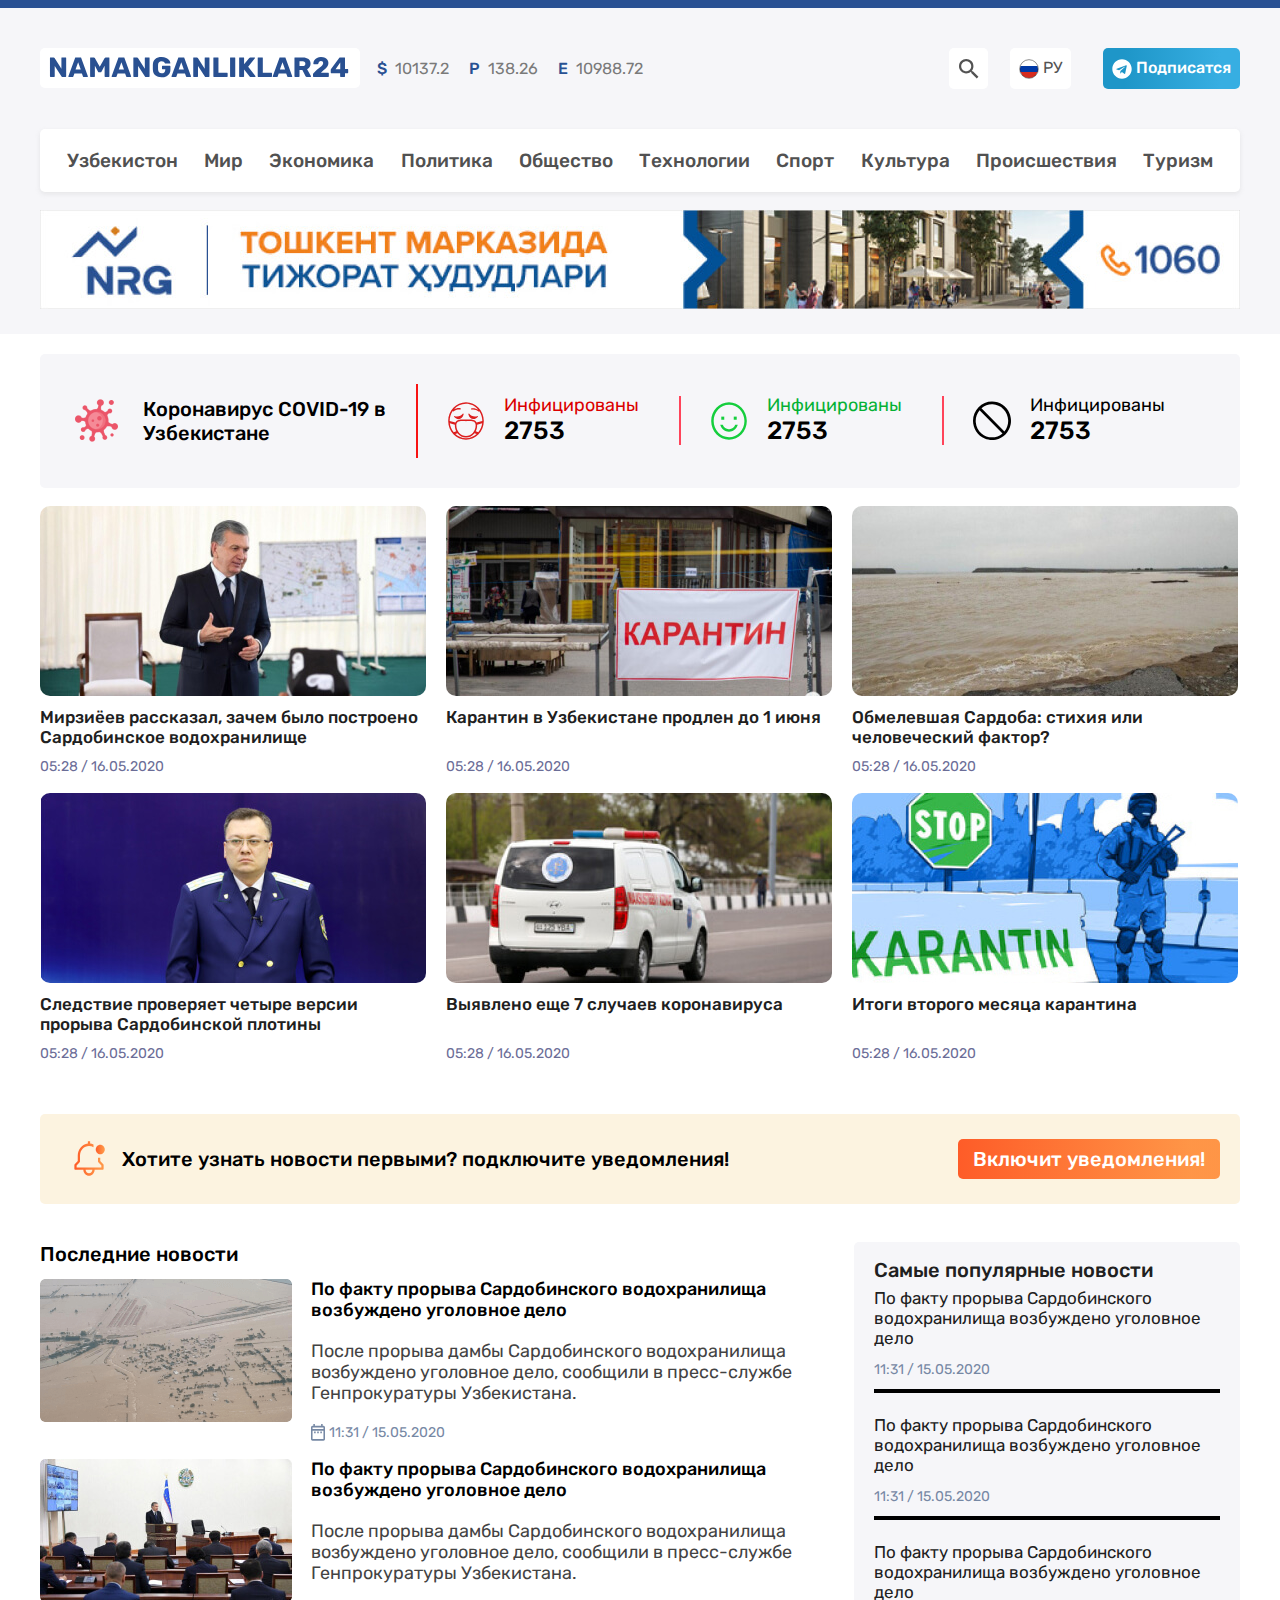
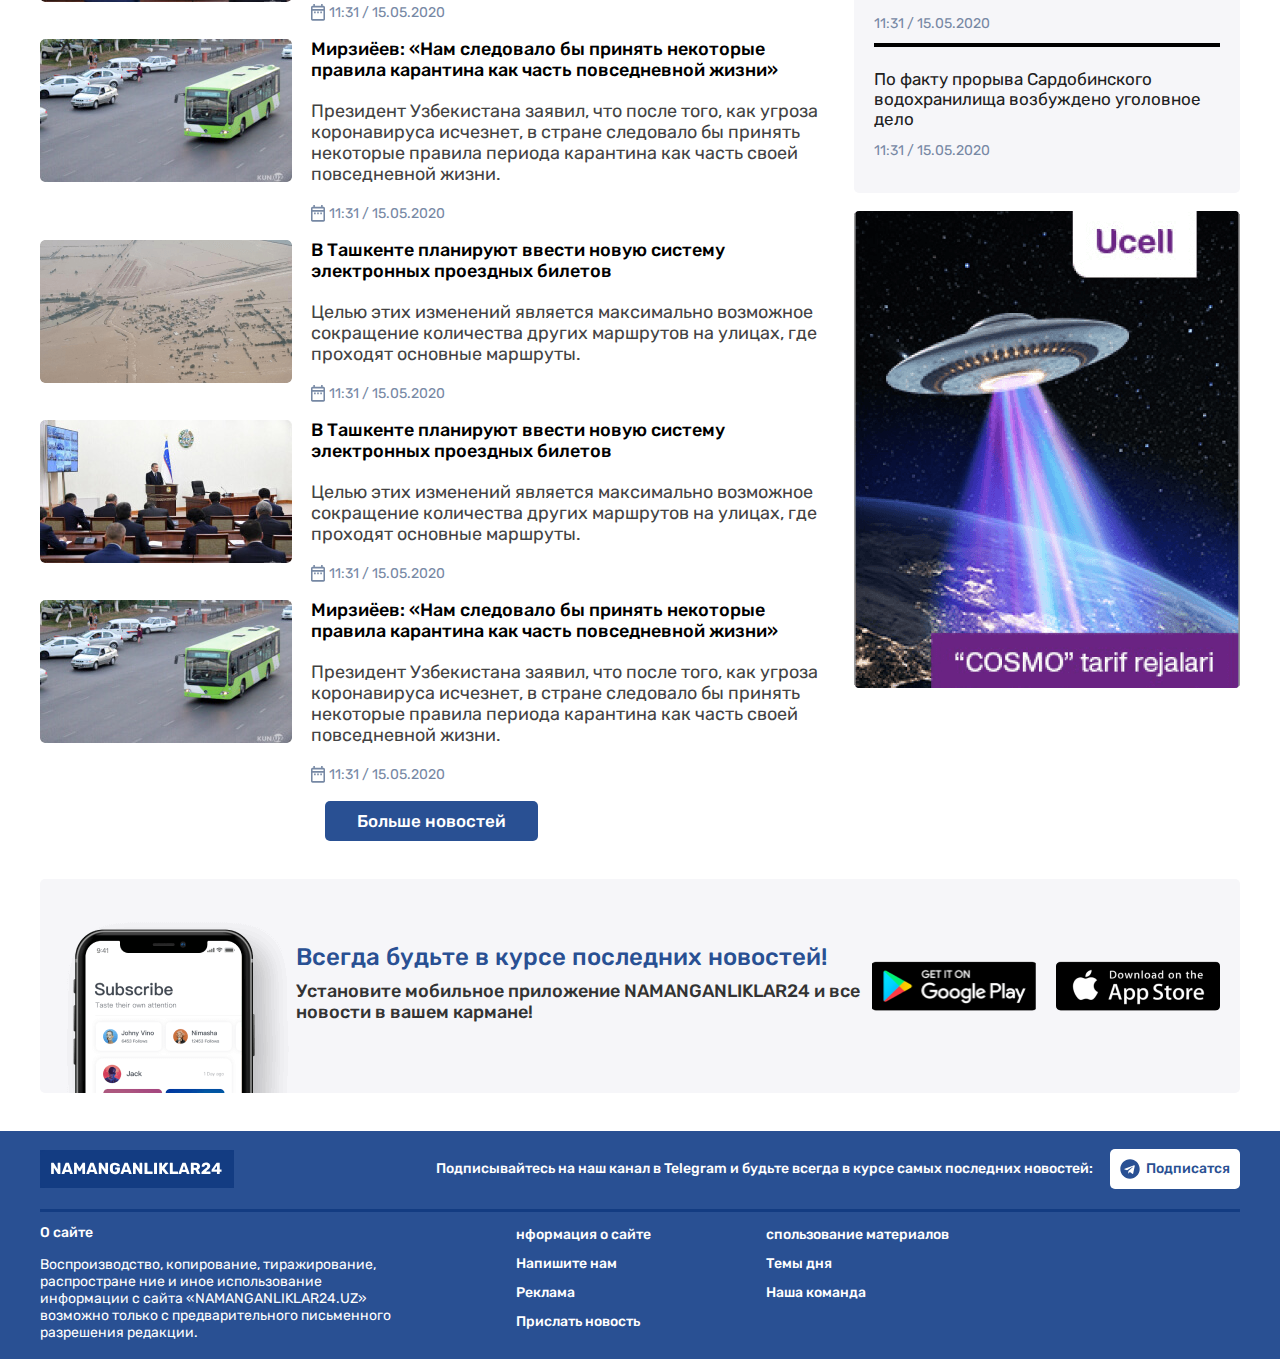
<file: index.html>
<!DOCTYPE html>
<html lang="en">
<head>
    <meta charset="UTF-8">
    <meta http-equiv="X-UA-Compatible" content="IE=edge">
    <meta name="viewport" content="width=device-width, initial-scale=1.0">
    <link rel="stylesheet" href="./css/main.css">
    <title>Namanganliklar24</title>
</head>
<body>
    <header class="header">
        <div class="container header_container">
            <div class="header_wrapper">
                <div class="header_top">
                    <div class="header_top_left">
                        <a class="header_logo_link" href="./index.html">
                            <img class="header_logo_img" src="./images/logo.svg" alt="Logo" width="320" height="40">
                        </a>
                        
                        <ul class="header_list">
                            <li class="header_item">
                                <span class="header_item_sign">$</span>
                                10137.2
                            </li>
                            <li class="header_item">
                                <span class="header_item_sign">P</span>
                                138.26
                            </li>
                            <li class="header_item">
                                <span class="header_item_sign">E</span>
                                10988.72
                            </li>
                        </ul>
                    </div>
                    
                    <div class="header_top_right">
                        <a class="header_search" href="./index_2.html">
                            <img class="header_magnify" src="./images/magnifire.svg" alt="Search" width="20" height="20">
                        </a>
                        
                        <a class="header_lang" href="./index_2.html">
                            <img class="header_lang_img" src="./images/cif_ru.svg" alt="ru" width="20" height="20">
                            <span class="header_lang_text">РУ</span>
                        </a>
                        
                        <a class="header_telegram" href="./index_2.html">
                            <img class="header_telegram_img" src="./images/telegram_icon.svg" alt="ru" width="20" height="20">
                            <span class="header_telegram_text">Подписатся</span>
                        </a>
                    </div>
                </div>
                
                <div class="header_middle">
                    <ul class="header_news_list">
                        <li class="header_news_item">
                            <a class="header_news_link" href="./index_2.html">
                                Узбекистон
                            </a>
                        </li>
                        
                        <li class="header_news_item">
                            <a class="header_news_link" href="./index_2.html">
                                Мир
                            </a>
                        </li>
                        
                        <li class="header_news_item">
                            <a class="header_news_link" href="./index_2.html">
                                Экономика
                            </a>
                        </li>
                        
                        <li class="header_news_item">
                            <a class="header_news_link" href="./index_2.html">
                                Политика
                            </a>
                        </li>
                        
                        <li class="header_news_item">
                            <a class="header_news_link" href="./index_2.html">
                                Общество
                            </a>
                        </li>
                        <li class="header_news_item">
                            <a class="header_news_link" href="./index_2.html">
                                Технологии
                            </a>
                        </li>
                        
                        <li class="header_news_item">
                            <a class="header_news_link" href="./index_2.html">
                                Спорт
                            </a>
                        </li>
                        
                        <li class="header_news_item">
                            <a class="header_news_link" href="./index_2.html">
                                Культура
                            </a>
                        </li>
                        
                        <li class="header_news_item">
                            <a class="header_news_link" href="./index_2.html">
                                Происшествия
                            </a>
                        </li>
                        
                        <li class="header_news_item">
                            <a class="header_news_link" href="./index_2.html">
                                Туризм
                            </a>
                        </li>
                    </ul>
                </div>
                
                <div class="header_bottom">
                    <img class="header_image" src="./images/nrg-banner.jpg" alt="">
                </div>
            </div>
        </div>
    </header>
    
    <main class="main">
        <section class="statistics">
            <h1 class="visually-hidden">Namanganliklar24 yangiliklar portali</h1>
            <div class="container statistics_container">
                <div class="statistics_wrapper">
                    <div class="statistics_left">
                        <img class="statistics_corona" src="./images/corona.png" alt="" width="43" height="45">
                        
                        <p class="statistics_info">Коронавирус COVID-19 в Узбекистане</p>
                    </div>
                    
                    <ul class="statistics_list">
                        <li class="statistics_item">
                            <span class="statistics_line statistics_line_active"></span>
                            
                            <img class="statistics_icon" src="./images/red.svg" alt="icon" width="38" height="40">
                            
                            <div class="statistics_info_wrapper">
                                <p class="statistics_info_text statistics_info_text_red">Инфицированы</p>
                                <p class="statistics_info_number">2753</p>
                            </div>
                        </li>
                        <li class="statistics_item">
                            <span class="statistics_line"></span>
                            
                            <img class="statistics_icon" src="./images/green.svg" alt="icon" width="38" height="40">
                            
                            <div class="statistics_info_wrapper">
                                <p class="statistics_info_text statistics_info_text_green">Инфицированы</p>
                                <p class="statistics_info_number">2753</p>
                            </div>
                        </li>
                        <li class="statistics_item">
                            <span class="statistics_line"></span>
                            
                            <img class="statistics_icon" src="./images/black.svg" alt="icon" width="38" height="40">
                            
                            <div class="statistics_info_wrapper">
                                <p class="statistics_info_text">Инфицированы</p>
                                <p class="statistics_info_number">2753</p>
                            </div>
                        </li>
                    </ul>
                </div>
            </div>
        </section>
        
        <section class="recent">
            <div class="container recent_container">
                <div class="recent_wrapper">
                    <ul class="recent_list">
                        <li class="recent_item">
                            <a class="recent_link" href="./index_2.html">
                                <img class="recent_img" src="./images/prezident.jpg" alt="news" width="386" height="190">
                                
                                <div class="recent_item_wrapper">
                                    <h3 class="recent_title">Мирзиёев рассказал, зачем было построено Сардобинское водохранилище</h3>
                                    
                                    <time class="recent_time" datetime="05-16-2020 05:28"> 05:28 / 16.05.2020</time>
                                </div>
                            </a>
                        </li>
                        <li class="recent_item">
                            <a class="recent_link" href="./index_2.html">
                                <img class="recent_img" src="./images/karantin.jpg" alt="news" width="386" height="190">
                                
                                <div class="recent_item_wrapper">
                                    <h3 class="recent_title">Карантин в Узбекистане продлен до 1 июня</h3>
                                    
                                    <time class="recent_time" datetime="05-16-2020 05:28"> 05:28 / 16.05.2020</time>
                                </div>
                            </a>
                        </li>
                        <li class="recent_item">
                            <a class="recent_link" href="./index_2.html">
                                <img class="recent_img" src="./images/sardoba.jpg" alt="news" width="386" height="190">
                                
                                <div class="recent_item_wrapper">
                                    <h3 class="recent_title">Обмелевшая Сардоба: стихия или человеческий фактор?</h3>
                                    
                                    <time class="recent_time" datetime="05-16-2020 05:28"> 05:28 / 16.05.2020</time>
                                </div>
                            </a>
                        </li>
                        <li class="recent_item">
                            <a class="recent_link" href="./index_2.html">
                                <img class="recent_img" src="./images/prokuror.jpg" alt="news" width="386" height="190">
                                
                                <div class="recent_item_wrapper">
                                    <h3 class="recent_title">Следствие проверяет четыре версии прорыва Сардобинской плотины</h3>
                                    
                                    <time class="recent_time" datetime="05-16-2020 05:28"> 05:28 / 16.05.2020</time>
                                </div>
                            </a>
                        </li>
                        <li class="recent_item">
                            <a class="recent_link" href="./index_2.html">
                                <img class="recent_img" src="./images/tez-yordam.jpg" alt="news" width="386" height="190">
                                
                                <div class="recent_item_wrapper">
                                    <h3 class="recent_title">Выявлено еще 7 случаев коронавируса</h3>
                                    
                                    <time class="recent_time" datetime="05-16-2020 05:28"> 05:28 / 16.05.2020</time>
                                </div>
                            </a>
                        </li>
                        <li class="recent_item">
                            <a class="recent_link" href="./index_2.html">
                                <img class="recent_img" src="./images/stop-karantin.jpg" alt="news" width="386" height="190">
                                
                                <div class="recent_item_wrapper">
                                    <h3 class="recent_title">Итоги второго месяца карантина</h3>
                                    
                                    <time class="recent_time" datetime="05-16-2020 05:28"> 05:28 / 16.05.2020</time>
                                </div>
                            </a>
                        </li>
                        
                    </ul>
                </div>
            </div>
        </section>
        
        <section class="notification">
            <div class="container notification_container">
                <div class="notification_wrapper">
                    <div class="notification_left">
                        <img class="notification_img" src="./images/bell-icon@2x.svg" alt="">
                        
                        <h3 class="notification_heading">Хотите узнать новости первыми? подключите уведомления!</h3>
                    </div>
                    
                    <a class="notification_button" href="./index_2.html">Включит  уведомления!</a>
                </div>
            </div>
        </section>
        
        <section class="news">
            <div class="container news_container">
                <div class="news_wrapper">
                    <div class="news_left">
                        <h2 class="news_heading">Последние новости</h2>
                        
                        <ul class="news_list">
                            <li class="news_item">
                                <img class="news_img" src="./images/news.png" alt="" width="252" height="143">
                                
                                <div class="news_item_wrapper">
                                    <h3 class="news_item_heading">
                                        По факту прорыва Сардобинского водохранилища возбуждено уголовное дело
                                    </h3>

                                    <p class="news_item_text">
                                        После прорыва дамбы Сардобинского водохранилища возбуждено уголовное дело, сообщили в пресс-службе Генпрокуратуры Узбекистана.
                                    </p>

                                    <div class="news_time_wrapper">
                                        <img class="news_time_icon" src="./images/time.svg" alt="" width="14" height="17">

                                        <time class="news_time" datetime="05-15-2020 11:31">11:31 / 15.05.2020</time>
                                    </div>
                                </div>
                            </li>
                            <li class="news_item">
                                <img class="news_img" src="./images/majlis.jpg" alt="" width="252" height="143">
                                
                                <div class="news_item_wrapper">
                                    <h3 class="news_item_heading">
                                        По факту прорыва Сардобинского водохранилища возбуждено уголовное дело
                                    </h3>

                                    <p class="news_item_text">
                                        После прорыва дамбы Сардобинского водохранилища возбуждено уголовное дело, сообщили в пресс-службе Генпрокуратуры Узбекистана.
                                    </p>

                                    <div class="news_time_wrapper">
                                        <img class="news_time_icon" src="./images/time.svg" alt="" width="14" height="17">

                                        <time class="news_time" datetime="05-15-2020 11:31">11:31 / 15.05.2020</time>
                                    </div>
                                </div>
                            </li>
                            <li class="news_item">
                                <img class="news_img" src="./images/aftobus.jpg" alt="" width="252" height="143">
                                
                                <div class="news_item_wrapper">
                                    <h3 class="news_item_heading">
                                        Мирзиёев: «Нам следовало бы принять некоторые правила карантина как часть повседневной жизни»
                                    </h3>

                                    <p class="news_item_text">
                                        Президент Узбекистана заявил, что после того, как угроза коронавируса исчезнет, в стране следовало бы принять некоторые правила периода карантина как часть своей повседневной жизни.
                                    </p>


                                    <div class="news_time_wrapper">
                                        <img class="news_time_icon" src="./images/time.svg" alt="" width="14" height="17">

                                        <time class="news_time" datetime="05-15-2020 11:31">11:31 / 15.05.2020</time>
                                    </div>
                                </div>
                            </li>
                            <li class="news_item">
                                <img class="news_img" src="./images/news.png" alt="" width="252" height="143">
                                
                                <div class="news_item_wrapper">
                                    <h3 class="news_item_heading">
                                        В Ташкенте планируют ввести новую систему электронных проездных билетов
                                    </h3>

                                    
                                    <p class="news_item_text">
                                        Целью этих изменений является максимально возможное сокращение количества других маршрутов на улицах, где проходят основные маршруты.
                                    </p>

                                    <div class="news_time_wrapper">
                                        <img class="news_time_icon" src="./images/time.svg" alt="" width="14" height="17">

                                        <time class="news_time" datetime="05-15-2020 11:31">11:31 / 15.05.2020</time>
                                    </div>
                                </div>
                            </li>
                            <li class="news_item">
                                <img class="news_img" src="./images/majlis.jpg" alt="" width="252" height="143">
                                
                                <div class="news_item_wrapper">
                                    <h3 class="news_item_heading">
                                        В Ташкенте планируют ввести новую систему электронных проездных билетов
                                    </h3>

                                    <p class="news_item_text">
                                        Целью этих изменений является максимально возможное сокращение количества других маршрутов на улицах, где проходят основные маршруты.
                                    </p>

                                    <div class="news_time_wrapper">
                                        <img class="news_time_icon" src="./images/time.svg" alt="" width="14" height="17">

                                        <time class="news_time" datetime="05-15-2020 11:31">11:31 / 15.05.2020</time>
                                    </div>
                                </div>
                            </li>
                            <li class="news_item">
                                <img class="news_img" src="./images/aftobus.jpg" alt="" width="252" height="143">
                                
                                <div class="news_item_wrapper">
                                    <h3 class="news_item_heading">
                                        Мирзиёев: «Нам следовало бы принять некоторые правила карантина как часть повседневной жизни»
                                    </h3>

                                    <p class="news_item_text">
                                        Президент Узбекистана заявил, что после того, как угроза коронавируса исчезнет, в стране следовало бы принять некоторые правила периода карантина как часть своей повседневной жизни.
                                    </p>


                                    <div class="news_time_wrapper">
                                        <img class="news_time_icon" src="./images/time.svg" alt="" width="14" height="17">

                                        <time class="news_time" datetime="05-15-2020 11:31">11:31 / 15.05.2020</time>
                                    </div>
                                </div>
                            </li>
                        </ul>

                        <a class="news_link" href="./index_2.html">Больше новостей</a>
                    </div>
                    
                    <div class="news_right">
                        <div class="news_right_wrapper">
                            <h2 class="news_right_heading">Cамые популярные новости</h2>

                            <ul class="news_right_list">
                                <li class="news_right_item">
                                    <a class="news_right_item_link" href="./index_2.html">
                                        <h3 class="news_right_item_heading">
                                            По факту прорыва Сардобинского водохранилища возбуждено уголовное дело
                                        </h3>

                                        <time class="news_datatime" datetime="05-15-2020 11:31">11:31 / 15.05.2020</time>
                                    </a>

                                    <span class="news_time_line"></span>
                                </li>
                                <li class="news_right_item">
                                    <a class="news_right_item_link" href="./index_2.html">
                                        <h3 class="news_right_item_heading">
                                            По факту прорыва Сардобинского водохранилища возбуждено уголовное дело
                                        </h3>

                                        <time class="news_datatime" datetime="05-15-2020 11:31">11:31 / 15.05.2020</time>
                                    </a>

                                    <span class="news_time_line"></span>
                                </li>
                                <li class="news_right_item">
                                    <a class="news_right_item_link" href="./index_2.html">
                                        <h3 class="news_right_item_heading">
                                            По факту прорыва Сардобинского водохранилища возбуждено уголовное дело
                                        </h3>

                                        <time class="news_datatime" datetime="05-15-2020 11:31">11:31 / 15.05.2020</time>
                                    </a>

                                    <span class="news_time_line"></span>
                                </li>
                                <li class="news_right_item">
                                    <a class="news_right_item_link" href="./index_2.html">
                                        <h3 class="news_right_item_heading">
                                            По факту прорыва Сардобинского водохранилища возбуждено уголовное дело
                                        </h3>

                                        <time class="news_datatime" datetime="05-15-2020 11:31">11:31 / 15.05.2020</time>
                                    </a>
                                </li>
                            </ul>
                        </div>

                        <img class="news_ucell" src="./images/image.png" alt="" width="386" height="477">
                    </div>
                </div>
            </div>
        </section>

        <section class="apps">
            <div class="container apps_container">
                <div class="apps_wrapper">
                    <div class="apps_left">
                        <img class="iphone" src="./images/iphone.png" alt="" width="236" height="177">

                        <div class="apps_text_wrapper">
                            <h2 class="apps_heading">Всегда будьте в курсе последних новостей!</h2>
                            <p class="apps_text">Установите мобильное приложение NAMANGANLIKLAR24 и все новости в вашем кармане!</p>
                        </div>
                    </div>

                    <ul class="apps_list">
                        <li class="apps_item">
                            <a class="apps_link" href="">
                                <img src="./images/play_market.png" alt="" width="164" height="50">
                            </a>
                        </li>
                        <li class="apps_item">
                            <a class="apps_link" href="">
                                <img class="apps_img" src="./images/appstore.png" alt="" width="164" height="50">
                            </a>
                        </li>
                    </ul>

                </div>
            </div>
        </section>
        
    </main>
    
    <footer class="footer">
        <div class="container footer_container">
            <div class="footer_wrapper">
                <div class="footer_top">
                     <a class="footer_link" href="./index_2.html">
                        <img class="footer_logo" src="./images/nam.svg" alt="logo" width="194" height="38">
                     </a>

                     <div class="footer_top_left">
                        <p class="footer_link_text">Подписывайтесь на наш канал в Telegram и будьте всегда в курсе самых последних новостей:</p>
                        
                        <a class="footer_join" href="./index_2.html">
                            <img class="footer_telegram" src="./images/cib_telegram.svg" alt="logo" width="20" height="20">
                            <p class="footer_logo_text">Подписатся</p>
                         </a>

                     </div>
                </div>

                <div class="footer_bottom">
                    <div class="footer_bottom_left">
                        <h3 class="footer_heading">О сайте</h3>
    
                        <p class="footer_info">Воспроизводство, копирование, тиражирование, распростране ние и иное использование информации с сайта «NAMANGANLIKLAR24.UZ» возможно только с предварительного письменного разрешения редакции. </p>

                    </div>

                    <div class="footer_bottom_right">
                        <ul class="footer_list">
                            <li class="footer_item">
                                <a href="./index_2.html" class="footer_page_link">нформация о сайте</a>
                            </li>
                            <li class="footer_item">
                                <a href="./index_2.html" class="footer_page_link">Напишите нам</a>
                            </li>
                            <li class="footer_item">
                                <a href="./index_2.html" class="footer_page_link">Реклама</a>
                            </li>
                            <li class="footer_item">
                                <a href="./index_2.html" class="footer_page_link">Прислать новость</a>
                            </li> 
                        </ul>
                        <ul class="footer_list">
                            <li class="footer_item">
                                <a href="./index_2.html" class="footer_page_link">спользование материалов</a>
                            </li>
                            <li class="footer_item">
                                <a href="./index_2.html" class="footer_page_link">Темы дня</a>
                            </li>
                            <li class="footer_item">
                                <a href="./index_2.html" class="footer_page_link">Наша команда</a>
                            </li>
                        </ul>
                    </div>

                    </div>
                </div>
            </div>
        </div>
    </footer>
    
</body>
</html>
</file>
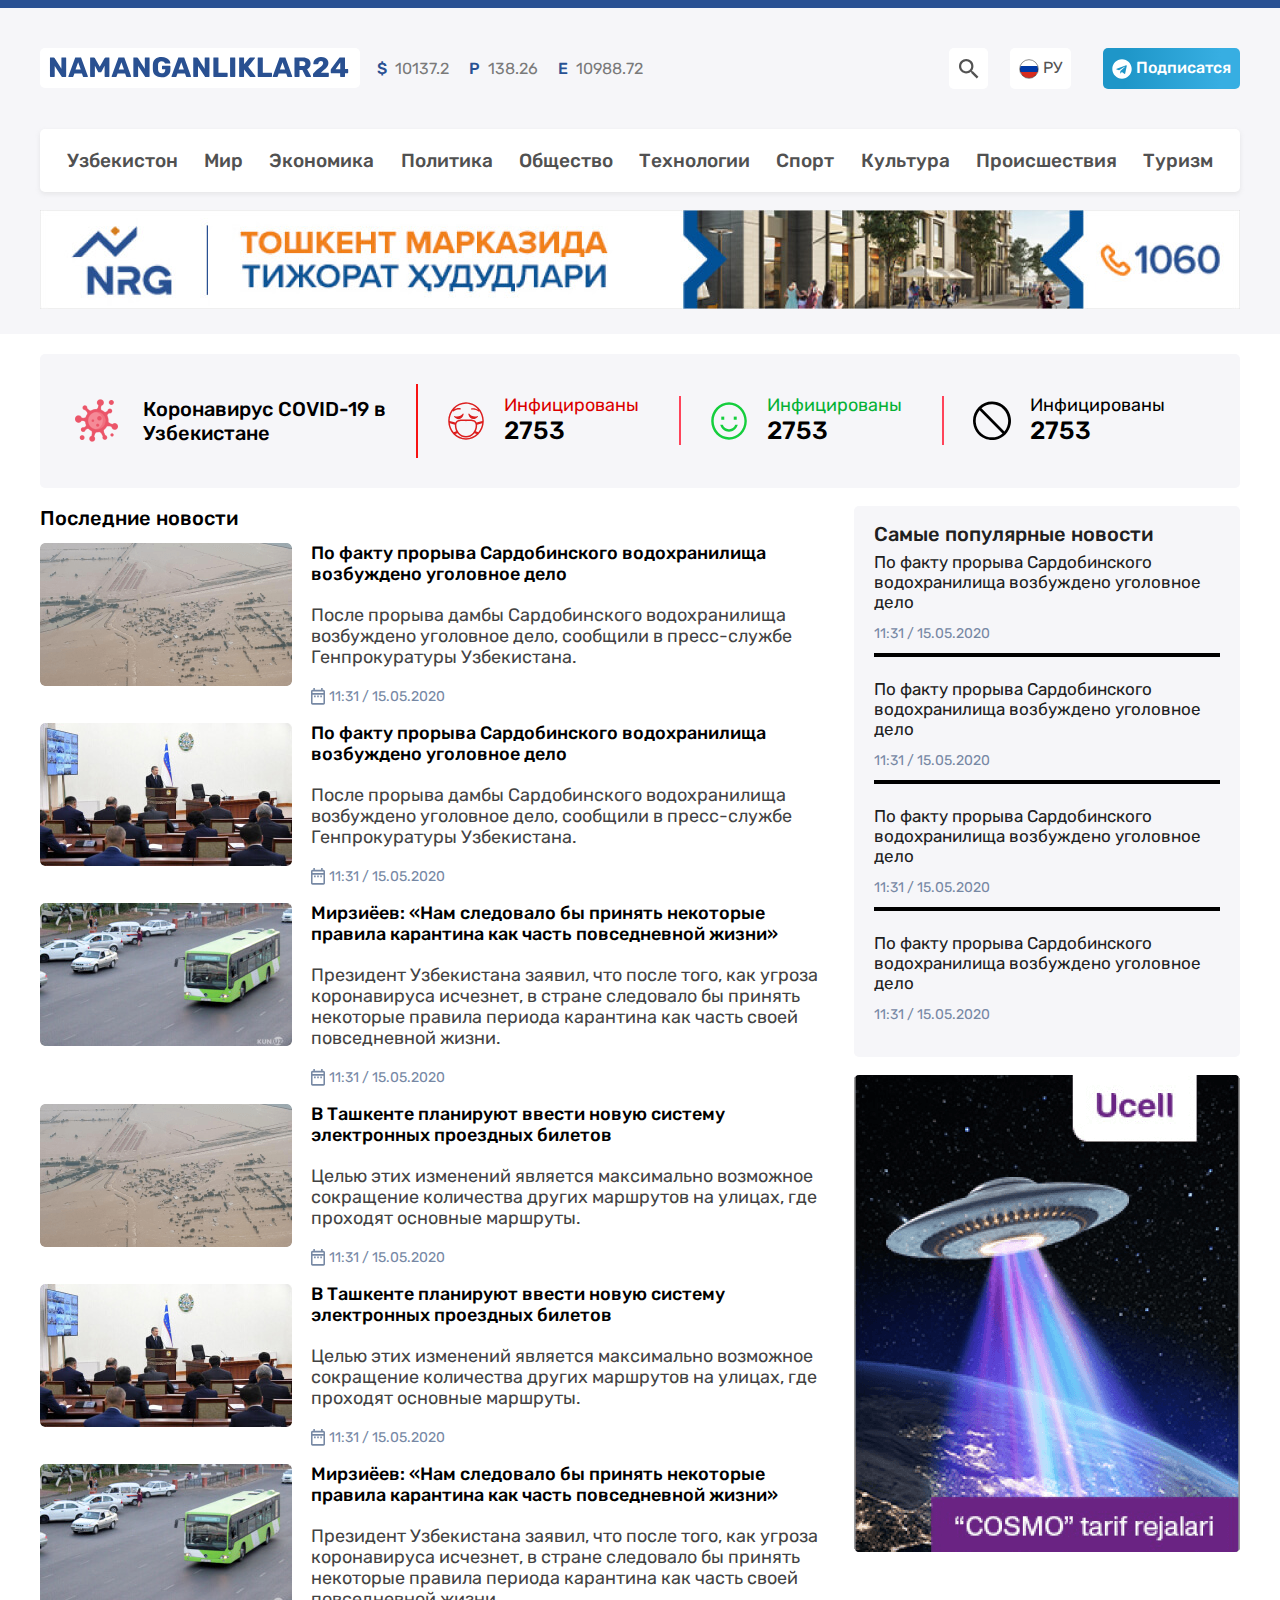
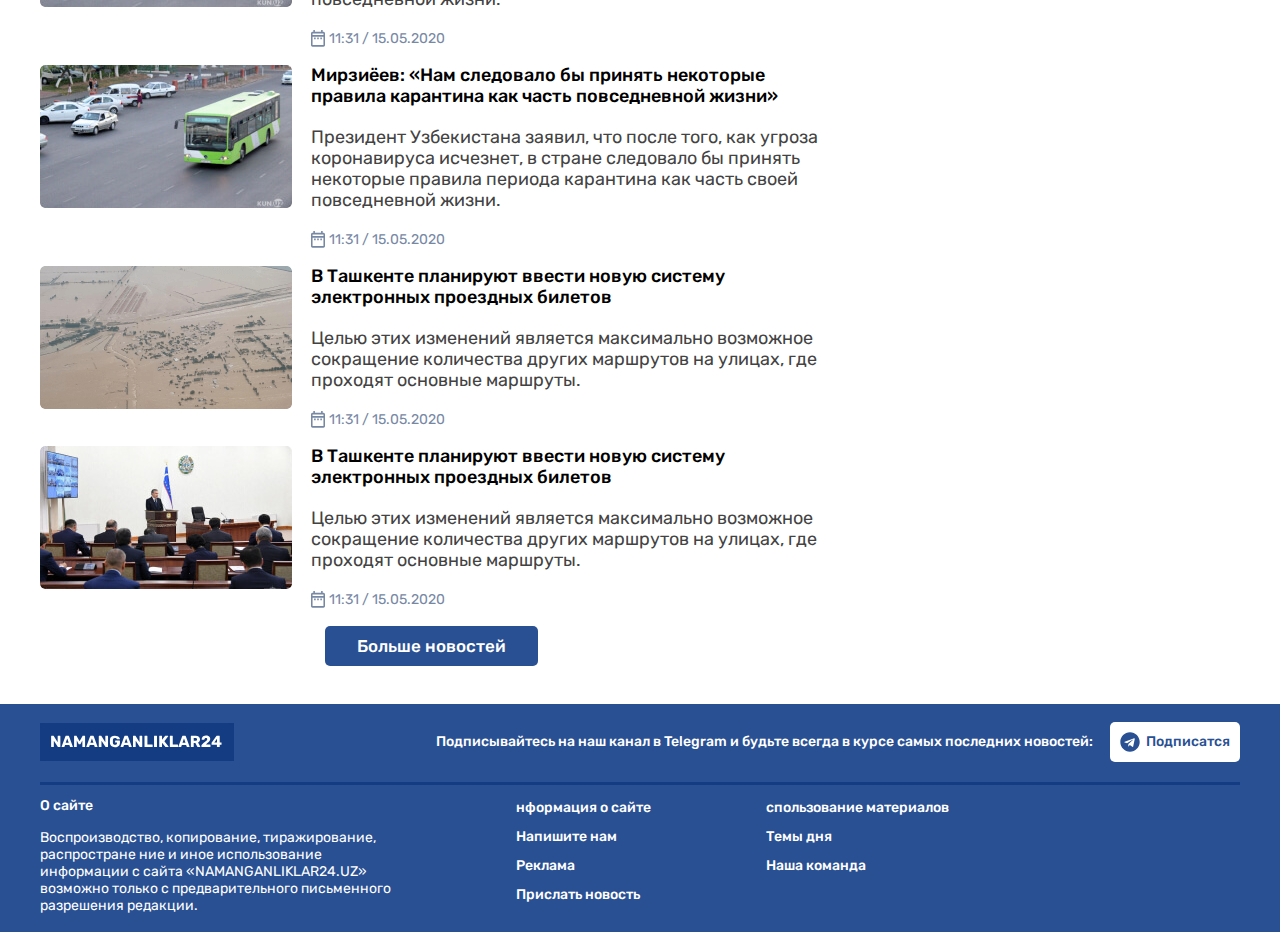
<file: index_2.html>
<!DOCTYPE html>
<html lang="en">
<head>
    <meta charset="UTF-8">
    <meta http-equiv="X-UA-Compatible" content="IE=edge">
    <meta name="viewport" content="width=device-width, initial-scale=1.0">
    <link rel="stylesheet" href="./css/main.css">
    <title>Namanganliklar24</title>
</head>
<body>
    <header class="header">
        <div class="container header_container">
            <div class="header_wrapper">
                <div class="header_top">
                    <div class="header_top_left">
                        <a class="header_logo_link" href="./index.html">
                            <img class="header_logo_img" src="./images/logo.svg" alt="Logo" width="320" height="40">
                        </a>
                        
                        <ul class="header_list">
                            <li class="header_item">
                                <span class="header_item_sign">$</span>
                                10137.2
                            </li>
                            <li class="header_item">
                                <span class="header_item_sign">P</span>
                                138.26
                            </li>
                            <li class="header_item">
                                <span class="header_item_sign">E</span>
                                10988.72
                            </li>
                        </ul>
                    </div>
                    
                    <div class="header_top_right">
                        <a class="header_search" href="./index_3.html">
                            <img class="header_magnify" src="./images/magnifire.svg" alt="Search" width="20" height="20">
                        </a>
                        
                        <a class="header_lang" href="./index_3.html">
                            <img class="header_lang_img" src="./images/cif_ru.svg" alt="ru" width="20" height="20">
                            <span class="header_lang_text">РУ</span>
                        </a>
                        
                        <a class="header_telegram" href="./index_3.html">
                            <img class="header_telegram_img" src="./images/telegram_icon.svg" alt="ru" width="20" height="20">
                            <span class="header_telegram_text">Подписатся</span>
                        </a>
                    </div>
                </div>
                
                <div class="header_middle">
                    <ul class="header_news_list">
                        <li class="header_news_item">
                            <a class="header_news_link" href="./index_3.html">
                                Узбекистон
                            </a>
                        </li>
                        
                        <li class="header_news_item">
                            <a class="header_news_link" href="./index_3.html">
                                Мир
                            </a>
                        </li>
                        
                        <li class="header_news_item">
                            <a class="header_news_link" href="./index_3.html">
                                Экономика
                            </a>
                        </li>
                        
                        <li class="header_news_item">
                            <a class="header_news_link" href="./index_3.html">
                                Политика
                            </a>
                        </li>
                        
                        <li class="header_news_item">
                            <a class="header_news_link" href="./index_3.html">
                                Общество
                            </a>
                        </li>
                        <li class="header_news_item">
                            <a class="header_news_link" href="./index_3.html">
                                Технологии
                            </a>
                        </li>
                        
                        <li class="header_news_item">
                            <a class="header_news_link" href="./index_3.html">
                                Спорт
                            </a>
                        </li>
                        
                        <li class="header_news_item">
                            <a class="header_news_link" href="./index_3.html">
                                Культура
                            </a>
                        </li>
                        
                        <li class="header_news_item">
                            <a class="header_news_link" href="./index_3.html">
                                Происшествия
                            </a>
                        </li>
                        
                        <li class="header_news_item">
                            <a class="header_news_link" href="./index_3.html">
                                Туризм
                            </a>
                        </li>
                    </ul>
                </div>
                
                <div class="header_bottom">
                    <img class="header_image" src="./images/nrg-banner.jpg" alt="">
                </div>
            </div>
        </div>
    </header>
    
    <main class="main">
        <section class="statistics">
            <h1 class="visually-hidden">Namanganliklar24 yangiliklar portali</h1>
            <div class="container statistics_container">
                <div class="statistics_wrapper">
                    <div class="statistics_left">
                        <img class="statistics_corona" src="./images/corona.png" alt="" width="43" height="45">
                        
                        <p class="statistics_info">Коронавирус COVID-19 в Узбекистане</p>
                    </div>
                    
                    <ul class="statistics_list">
                        <li class="statistics_item">
                            <span class="statistics_line statistics_line_active"></span>
                            
                            <img class="statistics_icon" src="./images/red.svg" alt="icon" width="38" height="40">
                            
                            <div class="statistics_info_wrapper">
                                <p class="statistics_info_text statistics_info_text_red">Инфицированы</p>
                                <p class="statistics_info_number">2753</p>
                            </div>
                        </li>
                        <li class="statistics_item">
                            <span class="statistics_line"></span>
                            
                            <img class="statistics_icon" src="./images/green.svg" alt="icon" width="38" height="40">
                            
                            <div class="statistics_info_wrapper">
                                <p class="statistics_info_text statistics_info_text_green">Инфицированы</p>
                                <p class="statistics_info_number">2753</p>
                            </div>
                        </li>
                        <li class="statistics_item">
                            <span class="statistics_line"></span>
                            
                            <img class="statistics_icon" src="./images/black.svg" alt="icon" width="38" height="40">
                            
                            <div class="statistics_info_wrapper">
                                <p class="statistics_info_text">Инфицированы</p>
                                <p class="statistics_info_number">2753</p>
                            </div>
                        </li>
                    </ul>
                </div>
            </div>
        </section>
        
        <section class="news">
            <div class="container news_container">
                <div class="news_wrapper">
                    <div class="news_left">
                        <h2 class="news_heading">Последние новости</h2>
                        
                        <ul class="news_list">
                            <li class="news_item">
                                <img class="news_img" src="./images/news.png" alt="" width="252" height="143">
                                
                                <div class="news_item_wrapper">
                                    <h3 class="news_item_heading">
                                        По факту прорыва Сардобинского водохранилища возбуждено уголовное дело
                                    </h3>

                                    <p class="news_item_text">
                                        После прорыва дамбы Сардобинского водохранилища возбуждено уголовное дело, сообщили в пресс-службе Генпрокуратуры Узбекистана.
                                    </p>

                                    <div class="news_time_wrapper">
                                        <img class="news_time_icon" src="./images/time.svg" alt="" width="14" height="17">

                                        <time class="news_time" datetime="05-15-2020 11:31">11:31 / 15.05.2020</time>
                                    </div>
                                </div>
                            </li>
                            <li class="news_item">
                                <img class="news_img" src="./images/majlis.jpg" alt="" width="252" height="143">
                                
                                <div class="news_item_wrapper">
                                    <h3 class="news_item_heading">
                                        По факту прорыва Сардобинского водохранилища возбуждено уголовное дело
                                    </h3>

                                    <p class="news_item_text">
                                        После прорыва дамбы Сардобинского водохранилища возбуждено уголовное дело, сообщили в пресс-службе Генпрокуратуры Узбекистана.
                                    </p>

                                    <div class="news_time_wrapper">
                                        <img class="news_time_icon" src="./images/time.svg" alt="" width="14" height="17">

                                        <time class="news_time" datetime="05-15-2020 11:31">11:31 / 15.05.2020</time>
                                    </div>
                                </div>
                            </li>
                            <li class="news_item">
                                <img class="news_img" src="./images/aftobus.jpg" alt="" width="252" height="143">
                                
                                <div class="news_item_wrapper">
                                    <h3 class="news_item_heading">
                                        Мирзиёев: «Нам следовало бы принять некоторые правила карантина как часть повседневной жизни»
                                    </h3>

                                    <p class="news_item_text">
                                        Президент Узбекистана заявил, что после того, как угроза коронавируса исчезнет, в стране следовало бы принять некоторые правила периода карантина как часть своей повседневной жизни.
                                    </p>


                                    <div class="news_time_wrapper">
                                        <img class="news_time_icon" src="./images/time.svg" alt="" width="14" height="17">

                                        <time class="news_time" datetime="05-15-2020 11:31">11:31 / 15.05.2020</time>
                                    </div>
                                </div>
                            </li>
                            <li class="news_item">
                                <img class="news_img" src="./images/news.png" alt="" width="252" height="143">
                                
                                <div class="news_item_wrapper">
                                    <h3 class="news_item_heading">
                                        В Ташкенте планируют ввести новую систему электронных проездных билетов
                                    </h3>

                                    
                                    <p class="news_item_text">
                                        Целью этих изменений является максимально возможное сокращение количества других маршрутов на улицах, где проходят основные маршруты.
                                    </p>

                                    <div class="news_time_wrapper">
                                        <img class="news_time_icon" src="./images/time.svg" alt="" width="14" height="17">

                                        <time class="news_time" datetime="05-15-2020 11:31">11:31 / 15.05.2020</time>
                                    </div>
                                </div>
                            </li>
                            <li class="news_item">
                                <img class="news_img" src="./images/majlis.jpg" alt="" width="252" height="143">
                                
                                <div class="news_item_wrapper">
                                    <h3 class="news_item_heading">
                                        В Ташкенте планируют ввести новую систему электронных проездных билетов
                                    </h3>

                                    <p class="news_item_text">
                                        Целью этих изменений является максимально возможное сокращение количества других маршрутов на улицах, где проходят основные маршруты.
                                    </p>

                                    <div class="news_time_wrapper">
                                        <img class="news_time_icon" src="./images/time.svg" alt="" width="14" height="17">

                                        <time class="news_time" datetime="05-15-2020 11:31">11:31 / 15.05.2020</time>
                                    </div>
                                </div>
                            </li>
                            <li class="news_item">
                                <img class="news_img" src="./images/aftobus.jpg" alt="" width="252" height="143">
                                
                                <div class="news_item_wrapper">
                                    <h3 class="news_item_heading">
                                        Мирзиёев: «Нам следовало бы принять некоторые правила карантина как часть повседневной жизни»
                                    </h3>

                                    <p class="news_item_text">
                                        Президент Узбекистана заявил, что после того, как угроза коронавируса исчезнет, в стране следовало бы принять некоторые правила периода карантина как часть своей повседневной жизни.
                                    </p>


                                    <div class="news_time_wrapper">
                                        <img class="news_time_icon" src="./images/time.svg" alt="" width="14" height="17">

                                        <time class="news_time" datetime="05-15-2020 11:31">11:31 / 15.05.2020</time>
                                    </div>
                                </div>
                            </li>
                            <li class="news_item">
                                <img class="news_img" src="./images/aftobus.jpg" alt="" width="252" height="143">
                                
                                <div class="news_item_wrapper">
                                    <h3 class="news_item_heading">
                                        Мирзиёев: «Нам следовало бы принять некоторые правила карантина как часть повседневной жизни»
                                    </h3>

                                    <p class="news_item_text">
                                        Президент Узбекистана заявил, что после того, как угроза коронавируса исчезнет, в стране следовало бы принять некоторые правила периода карантина как часть своей повседневной жизни.
                                    </p>


                                    <div class="news_time_wrapper">
                                        <img class="news_time_icon" src="./images/time.svg" alt="" width="14" height="17">

                                        <time class="news_time" datetime="05-15-2020 11:31">11:31 / 15.05.2020</time>
                                    </div>
                                </div>
                            </li>
                            <li class="news_item">
                                <img class="news_img" src="./images/news.png" alt="" width="252" height="143">
                                
                                <div class="news_item_wrapper">
                                    <h3 class="news_item_heading">
                                        В Ташкенте планируют ввести новую систему электронных проездных билетов
                                    </h3>

                                    
                                    <p class="news_item_text">
                                        Целью этих изменений является максимально возможное сокращение количества других маршрутов на улицах, где проходят основные маршруты.
                                    </p>

                                    <div class="news_time_wrapper">
                                        <img class="news_time_icon" src="./images/time.svg" alt="" width="14" height="17">

                                        <time class="news_time" datetime="05-15-2020 11:31">11:31 / 15.05.2020</time>
                                    </div>
                                </div>
                            </li>
                            <li class="news_item">
                                <img class="news_img" src="./images/majlis.jpg" alt="" width="252" height="143">
                                
                                <div class="news_item_wrapper">
                                    <h3 class="news_item_heading">
                                        В Ташкенте планируют ввести новую систему электронных проездных билетов
                                    </h3>

                                    <p class="news_item_text">
                                        Целью этих изменений является максимально возможное сокращение количества других маршрутов на улицах, где проходят основные маршруты.
                                    </p>

                                    <div class="news_time_wrapper">
                                        <img class="news_time_icon" src="./images/time.svg" alt="" width="14" height="17">

                                        <time class="news_time" datetime="05-15-2020 11:31">11:31 / 15.05.2020</time>
                                    </div>
                                </div>
                            </li>
                        </ul>

                        <a class="news_link" href="./index_3.html">Больше новостей</a>
                    </div>
                    
                    <div class="news_right">
                        <div class="news_right_wrapper">
                            <h2 class="news_right_heading">Cамые популярные новости</h2>

                            <ul class="news_right_list">
                                <li class="news_right_item">
                                    <a class="news_right_item_link" href="./index_3.html">
                                        <h3 class="news_right_item_heading">
                                            По факту прорыва Сардобинского водохранилища возбуждено уголовное дело
                                        </h3>

                                        <time class="news_datatime" datetime="05-15-2020 11:31">11:31 / 15.05.2020</time>
                                    </a>

                                    <span class="news_time_line"></span>
                                </li>
                                <li class="news_right_item">
                                    <a class="news_right_item_link" href="./index_3.html">
                                        <h3 class="news_right_item_heading">
                                            По факту прорыва Сардобинского водохранилища возбуждено уголовное дело
                                        </h3>

                                        <time class="news_datatime" datetime="05-15-2020 11:31">11:31 / 15.05.2020</time>
                                    </a>

                                    <span class="news_time_line"></span>
                                </li>
                                <li class="news_right_item">
                                    <a class="news_right_item_link" href="./index_3.html">
                                        <h3 class="news_right_item_heading">
                                            По факту прорыва Сардобинского водохранилища возбуждено уголовное дело
                                        </h3>

                                        <time class="news_datatime" datetime="05-15-2020 11:31">11:31 / 15.05.2020</time>
                                    </a>

                                    <span class="news_time_line"></span>
                                </li>
                                <li class="news_right_item">
                                    <a class="news_right_item_link" href="./index_3.html">
                                        <h3 class="news_right_item_heading">
                                            По факту прорыва Сардобинского водохранилища возбуждено уголовное дело
                                        </h3>

                                        <time class="news_datatime" datetime="05-15-2020 11:31">11:31 / 15.05.2020</time>
                                    </a>
                                </li>
                                
                            </ul>
                        </div>

                        <img class="news_ucell" src="./images/image.png" alt="" width="386" height="477">
                    </div>
                </div>
            </div>
        </section>
    </main>
    
    <footer class="footer">
        <div class="container footer_container">
            <div class="footer_wrapper">
                <div class="footer_top">
                     <a class="footer_link" href="./index_3.html">
                        <img class="footer_logo" src="./images/nam.svg" alt="logo" width="194" height="38">
                     </a>

                     <div class="footer_top_left">
                        <p class="footer_link_text">Подписывайтесь на наш канал в Telegram и будьте всегда в курсе самых последних новостей:</p>
                        
                        <a class="footer_join" href="./index_3.html">
                            <img class="footer_telegram" src="./images/cib_telegram.svg" alt="logo" width="20" height="20">
                            <p class="footer_logo_text">Подписатся</p>
                         </a>

                     </div>
                </div>

                <div class="footer_bottom">
                    <div class="footer_bottom_left">
                        <h3 class="footer_heading">О сайте</h3>
    
                        <p class="footer_info">Воспроизводство, копирование, тиражирование, распростране ние и иное использование информации с сайта «NAMANGANLIKLAR24.UZ» возможно только с предварительного письменного разрешения редакции. </p>

                    </div>

                    <div class="footer_bottom_right">
                        <ul class="footer_list">
                            <li class="footer_item">
                                <a href="./index_3.html" class="footer_page_link">нформация о сайте</a>
                            </li>
                            <li class="footer_item">
                                <a href="./index_3.html" class="footer_page_link">Напишите нам</a>
                            </li>
                            <li class="footer_item">
                                <a href="./index_3.html" class="footer_page_link">Реклама</a>
                            </li>
                            <li class="footer_item">
                                <a href="./index_3.html" class="footer_page_link">Прислать новость</a>
                            </li> 
                        </ul>
                        <ul class="footer_list">
                            <li class="footer_item">
                                <a href="./index_3.html" class="footer_page_link">спользование материалов</a>
                            </li>
                            <li class="footer_item">
                                <a href="./index_3.html" class="footer_page_link">Темы дня</a>
                            </li>
                            <li class="footer_item">
                                <a href="./index_3.html" class="footer_page_link">Наша команда</a>
                            </li>
                        </ul>
                    </div>

                    </div>
                </div>
            </div>
        </div>
    </footer>
    
</body>
</html>
</file>
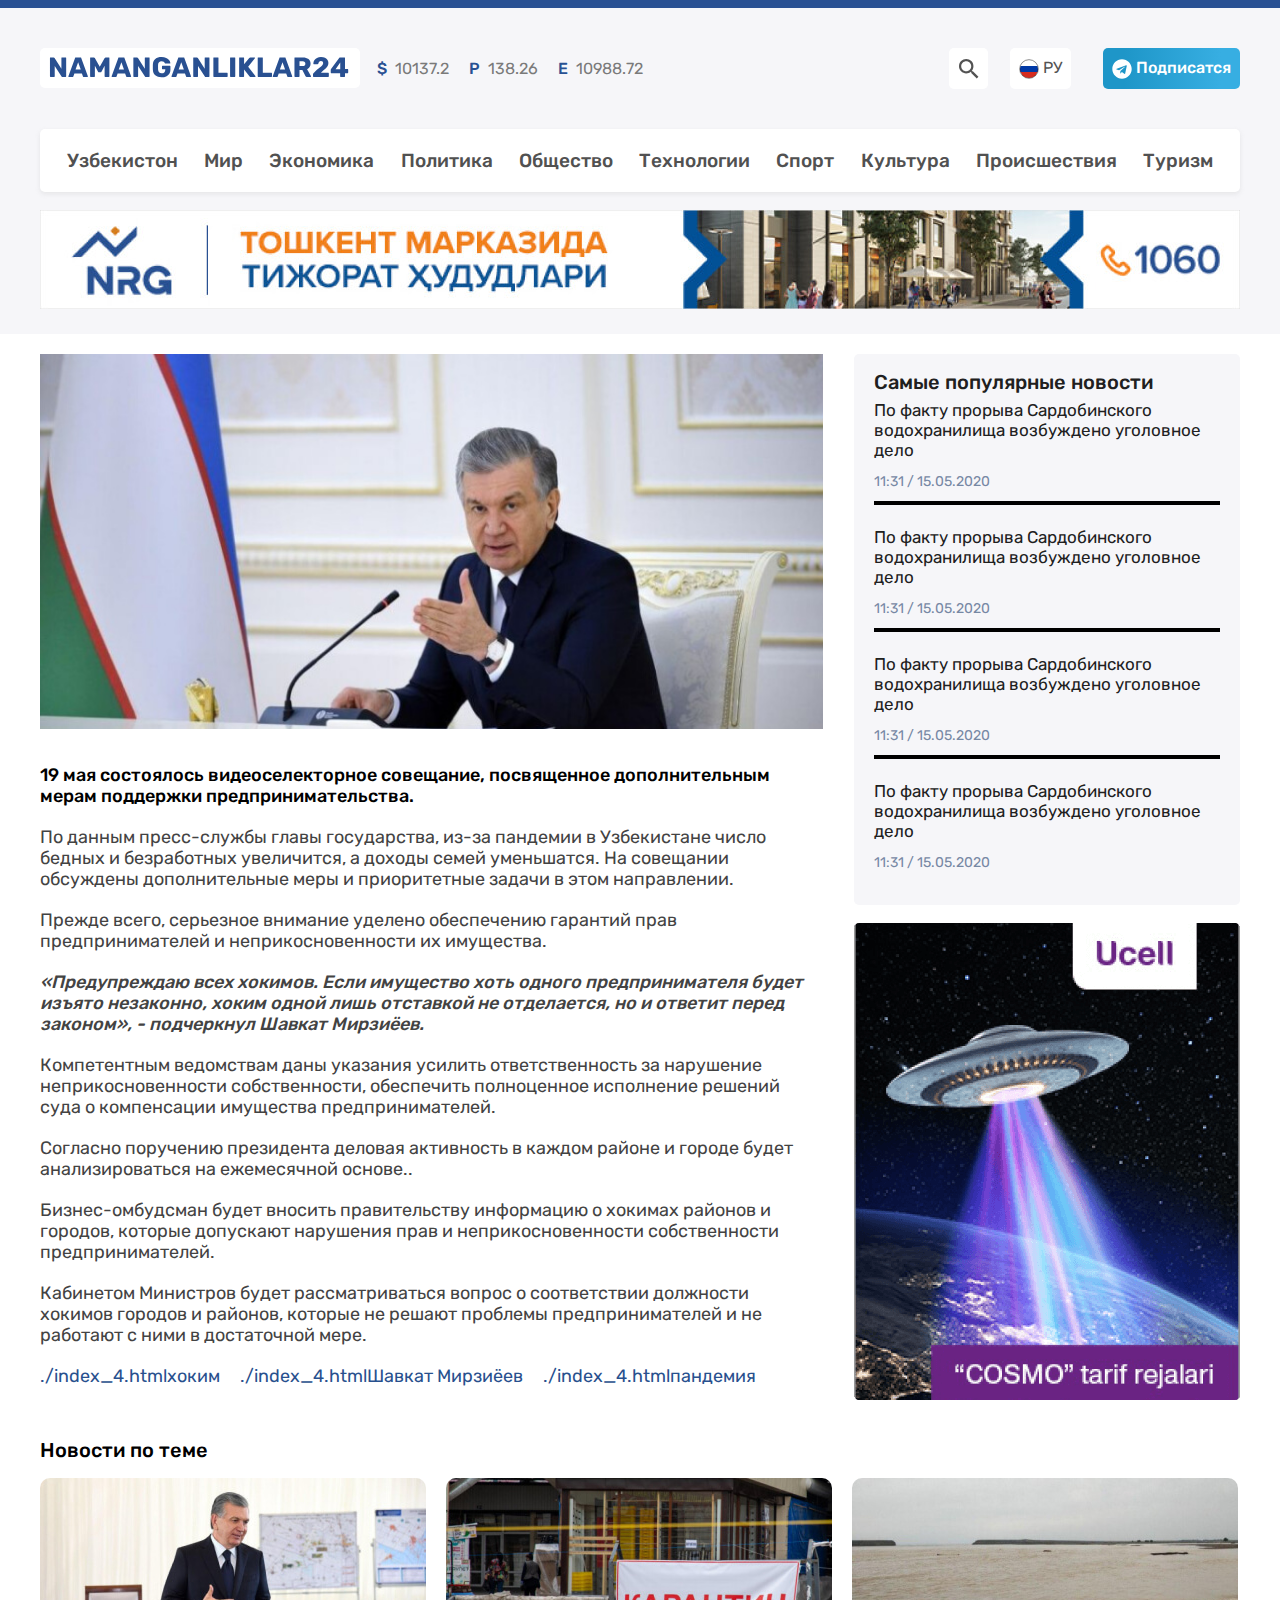
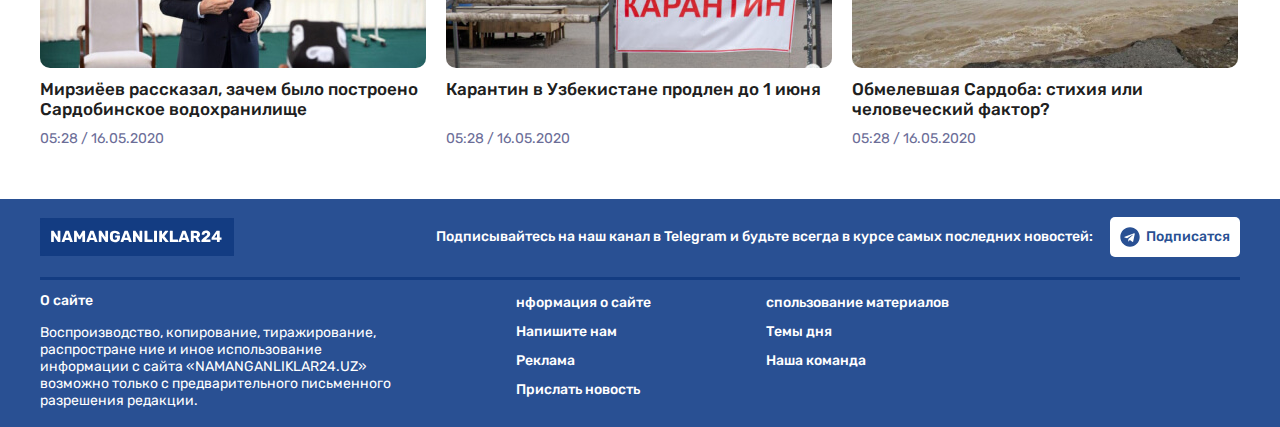
<file: index_3.html>
<!DOCTYPE html>
<html lang="en">
<head>
    <meta charset="UTF-8">
    <meta http-equiv="X-UA-Compatible" content="IE=edge">
    <meta name="viewport" content="width=device-width, initial-scale=1.0">
    <link rel="stylesheet" href="./css/main.css">
    <title>Namanganliklar24</title>
</head>
<body>
    <header class="header">
        <div class="container header_container">
            <div class="header_wrapper">
                <div class="header_top">
                    <div class="header_top_left">
                        <a class="header_logo_link" href="./index.html">
                            <img class="header_logo_img" src="./images/logo.svg" alt="Logo" width="320" height="40">
                        </a>
                        
                        <ul class="header_list">
                            <li class="header_item">
                                <span class="header_item_sign">$</span>
                                10137.2
                            </li>
                            <li class="header_item">
                                <span class="header_item_sign">P</span>
                                138.26
                            </li>
                            <li class="header_item">
                                <span class="header_item_sign">E</span>
                                10988.72
                            </li>
                        </ul>
                    </div>
                    
                    <div class="header_top_right">
                        <a class="header_search" href="./index_4.html">
                            <img class="header_magnify" src="./images/magnifire.svg" alt="Search" width="20" height="20">
                        </a>
                        
                        <a class="header_lang" href="./index_4.html">
                            <img class="header_lang_img" src="./images/cif_ru.svg" alt="ru" width="20" height="20">
                            <span class="header_lang_text">РУ</span>
                        </a>
                        
                        <a class="header_telegram" href="./index_4.html">
                            <img class="header_telegram_img" src="./images/telegram_icon.svg" alt="ru" width="20" height="20">
                            <span class="header_telegram_text">Подписатся</span>
                        </a>
                    </div>
                </div>
                
                <div class="header_middle">
                    <ul class="header_news_list">
                        <li class="header_news_item">
                            <a class="header_news_link" href="./index_4.html">
                                Узбекистон
                            </a>
                        </li>
                        
                        <li class="header_news_item">
                            <a class="header_news_link" href="./index_4.html">
                                Мир
                            </a>
                        </li>
                        
                        <li class="header_news_item">
                            <a class="header_news_link" href="./index_4.html">
                                Экономика
                            </a>
                        </li>
                        
                        <li class="header_news_item">
                            <a class="header_news_link" href="./index_4.html">
                                Политика
                            </a>
                        </li>
                        
                        <li class="header_news_item">
                            <a class="header_news_link" href="./index_4.html">
                                Общество
                            </a>
                        </li>
                        <li class="header_news_item">
                            <a class="header_news_link" href="./index_4.html">
                                Технологии
                            </a>
                        </li>
                        
                        <li class="header_news_item">
                            <a class="header_news_link" href="./index_4.html">
                                Спорт
                            </a>
                        </li>
                        
                        <li class="header_news_item">
                            <a class="header_news_link" href="./index_4.html">
                                Культура
                            </a>
                        </li>
                        
                        <li class="header_news_item">
                            <a class="header_news_link" href="./index_4.html">
                                Происшествия
                            </a>
                        </li>
                        
                        <li class="header_news_item">
                            <a class="header_news_link" href="./index_4.html">
                                Туризм
                            </a>
                        </li>
                    </ul>
                </div>
                
                <div class="header_bottom">
                    <img class="header_image" src="./images/nrg-banner.jpg" alt="">
                </div>
            </div>
        </div>
    </header>
    
    <main class="main">
       
         <section class="news">
            <div class="container news_container">
                <div class="news_wrapper">
                    <div class="news_left">
                        <img class="news_main_image" src="./images/item.jpg" alt="" height="375">
                        <h3 class="news_item_heading">19 мая состоялось видеоселекторное совещание, посвященное дополнительным мерам поддержки предпринимательства.</h3>
                        <p class="news_item_text">По данным пресс-службы главы государства, из-за пандемии в Узбекистане число бедных и безработных увеличится, а доходы семей уменьшатся. На совещании обсуждены дополнительные меры и приоритетные задачи в этом направлении.</p>
                        <p class="news_item_text">Прежде всего, серьезное внимание уделено обеспечению гарантий прав предпринимателей и неприкосновенности их имущества.</p>
                        <p class="news_item_text news_item_text_italic">«Предупреждаю всех хокимов. Если имущество хоть одного предпринимателя будет изъято незаконно, хоким одной лишь отставкой не отделается, но и ответит перед законом», - подчеркнул Шавкат Мирзиёев.</p>
                        <p class="news_item_text">Компетентным ведомствам даны указания усилить ответственность за нарушение неприкосновенности собственности, обеспечить полноценное исполнение решений суда о компенсации имущества предпринимателей.</p>
                        <p class="news_item_text">Согласно поручению президента деловая активность в каждом районе и городе будет анализироваться на ежемесячной основе..</p>
                        <p class="news_item_text">Бизнес-омбудсман будет вносить правительству информацию о хокимах районов и городов, которые допускают нарушения прав и неприкосновенности собственности предпринимателей.</p>
                        <p class="news_item_text">Кабинетом Министров будет рассматриваться вопрос о соответствии должности хокимов городов и районов, которые не решают проблемы предпринимателей и не работают с ними в достаточной мере.</p>

                        <ul class="news_heshteg">
                            <li class="news_heshteg_item">
                                <a class="news_heshteg_link" href="./index_4.html">./index_4.htmlхоким</a>
                            </li>
                        
                            <li class="news_heshteg_item">
                                <a class="news_heshteg_link" href="./index_4.html">./index_4.htmlШавкат Мирзиёев</a>
                            </li>
                                                
                            <li class="news_heshteg_item">
                                <a class="news_heshteg_link" href="./index_4.html">./index_4.htmlпандемия</a>
                            </li>
                        </ul>


                        </div>
                    <div class="news_right">
                        <div class="news_right_wrapper">
                            <h2 class="news_right_heading">Cамые популярные новости</h2>

                            <ul class="news_right_list">
                                <li class="news_right_item">
                                    <a class="news_right_item_link" href="./index_4.html">
                                        <h3 class="news_right_item_heading">
                                            По факту прорыва Сардобинского водохранилища возбуждено уголовное дело
                                        </h3>

                                        <time class="news_datatime" datetime="05-15-2020 11:31">11:31 / 15.05.2020</time>
                                    </a>

                                    <span class="news_time_line"></span>
                                </li>
                                <li class="news_right_item">
                                    <a class="news_right_item_link" href="./index_4.html">
                                        <h3 class="news_right_item_heading">
                                            По факту прорыва Сардобинского водохранилища возбуждено уголовное дело
                                        </h3>

                                        <time class="news_datatime" datetime="05-15-2020 11:31">11:31 / 15.05.2020</time>
                                    </a>

                                    <span class="news_time_line"></span>
                                </li>
                                <li class="news_right_item">
                                    <a class="news_right_item_link" href="./index_4.html">
                                        <h3 class="news_right_item_heading">
                                            По факту прорыва Сардобинского водохранилища возбуждено уголовное дело
                                        </h3>

                                        <time class="news_datatime" datetime="05-15-2020 11:31">11:31 / 15.05.2020</time>
                                    </a>

                                    <span class="news_time_line"></span>
                                </li>
                                <li class="news_right_item">
                                    <a class="news_right_item_link" href="./index_4.html">
                                        <h3 class="news_right_item_heading">
                                            По факту прорыва Сардобинского водохранилища возбуждено уголовное дело
                                        </h3>

                                        <time class="news_datatime" datetime="05-15-2020 11:31">11:31 / 15.05.2020</time>
                                    </a>
                                </li>
                                
                            </ul>
                        </div>

                        <img class="news_ucell" src="./images/image.png" alt="" width="386" height="477">
                    </div>
                </div>
            </div>
        </section>

        <section class="recent">
            <div class="container recent_container">
                <div class="recent_wrapper">
                    <h2 class="recent_heading">Новости по теме</h2>
                    <ul class="recent_list">
                        <li class="recent_item">
                            <a class="recent_link" href="./index_4.html">
                                <img class="recent_img" src="./images/prezident.jpg" alt="news" width="386" height="190">
                                
                                <div class="recent_item_wrapper">
                                    <h3 class="recent_title">Мирзиёев рассказал, зачем было построено Сардобинское водохранилище</h3>
                                    
                                    <time class="recent_time" datetime="05-16-2020 05:28"> 05:28 / 16.05.2020</time>
                                </div>
                            </a>
                        </li>
                        <li class="recent_item">
                            <a class="recent_link" href="./index_4.html">
                                <img class="recent_img" src="./images/karantin.jpg" alt="news" width="386" height="190">
                                
                                <div class="recent_item_wrapper">
                                    <h3 class="recent_title">Карантин в Узбекистане продлен до 1 июня</h3>
                                    
                                    <time class="recent_time" datetime="05-16-2020 05:28"> 05:28 / 16.05.2020</time>
                                </div>
                            </a>
                        </li>
                        <li class="recent_item">
                            <a class="recent_link" href="./index_4.html">
                                <img class="recent_img" src="./images/sardoba.jpg" alt="news" width="386" height="190">
                                
                                <div class="recent_item_wrapper">
                                    <h3 class="recent_title">Обмелевшая Сардоба: стихия или человеческий фактор?</h3>
                                    
                                    <time class="recent_time" datetime="05-16-2020 05:28"> 05:28 / 16.05.2020</time>
                                </div>
                            </a>
                        </li>
                        
                    </ul>
                </div>
            </div>
        </section>
        
    </main>
    
    <footer class="footer">
        <div class="container footer_container">
            <div class="footer_wrapper">
                <div class="footer_top">
                     <a class="footer_link" href="./index_4.html">
                        <img class="footer_logo" src="./images/nam.svg" alt="logo" width="194" height="38">
                     </a>

                     <div class="footer_top_left">
                        <p class="footer_link_text">Подписывайтесь на наш канал в Telegram и будьте всегда в курсе самых последних новостей:</p>
                        
                        <a class="footer_join" href="./index_4.html">
                            <img class="footer_telegram" src="./images/cib_telegram.svg" alt="logo" width="20" height="20">
                            <p class="footer_logo_text">Подписатся</p>
                         </a>

                     </div>
                </div>

                <div class="footer_bottom">
                    <div class="footer_bottom_left">
                        <h3 class="footer_heading">О сайте</h3>
    
                        <p class="footer_info">Воспроизводство, копирование, тиражирование, распростране ние и иное использование информации с сайта «NAMANGANLIKLAR24.UZ» возможно только с предварительного письменного разрешения редакции. </p>

                    </div>

                    <div class="footer_bottom_right">
                        <ul class="footer_list">
                            <li class="footer_item">
                                <a href="./index_4.html" class="footer_page_link">нформация о сайте</a>
                            </li>
                            <li class="footer_item">
                                <a href="./index_4.html" class="footer_page_link">Напишите нам</a>
                            </li>
                            <li class="footer_item">
                                <a href="./index_4.html" class="footer_page_link">Реклама</a>
                            </li>
                            <li class="footer_item">
                                <a href="./index_4.html" class="footer_page_link">Прислать новость</a>
                            </li> 
                        </ul>
                        <ul class="footer_list">
                            <li class="footer_item">
                                <a href="./index_4.html" class="footer_page_link">спользование материалов</a>
                            </li>
                            <li class="footer_item">
                                <a href="./index_4.html" class="footer_page_link">Темы дня</a>
                            </li>
                            <li class="footer_item">
                                <a href="./index_4.html" class="footer_page_link">Наша команда</a>
                            </li>
                        </ul>
                    </div>

                    </div>
                </div>
            </div>
        </div>
    </footer>
    
</body>
</html>
</file>
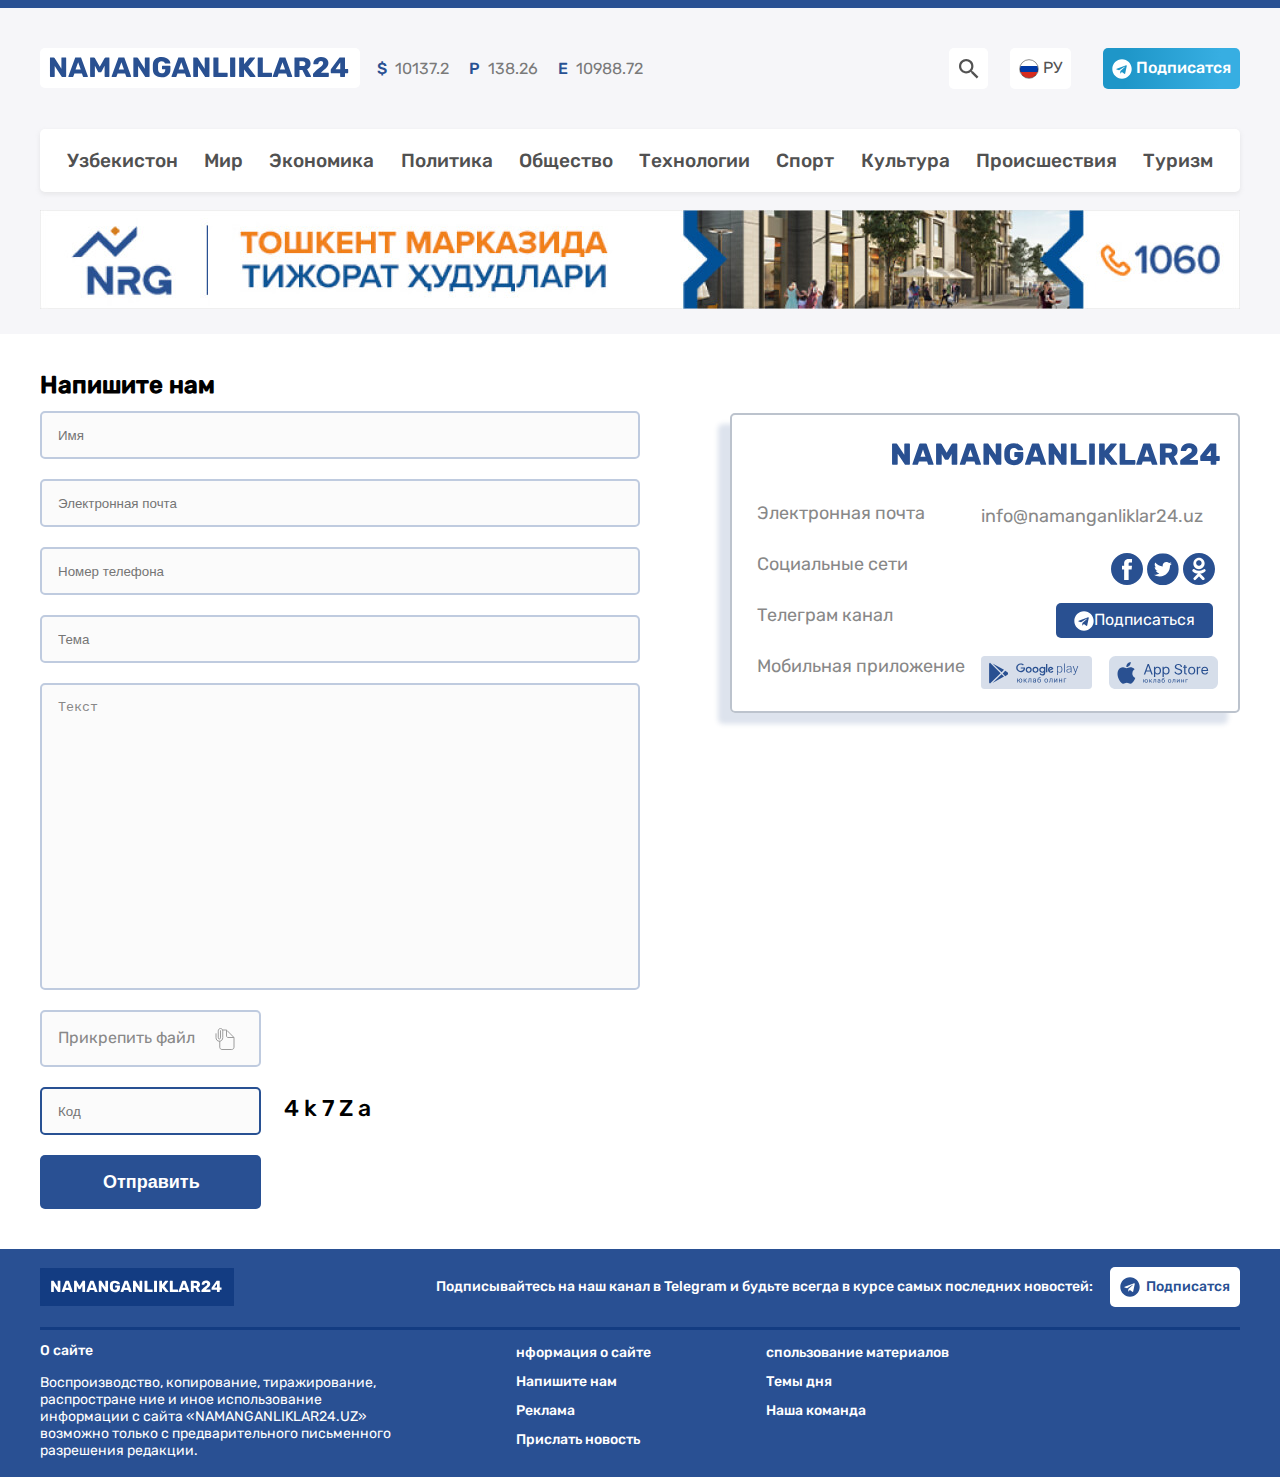
<file: index_4.html>
<!DOCTYPE html>
<html lang="en">
<head>
    <meta charset="UTF-8">
    <meta http-equiv="X-UA-Compatible" content="IE=edge">
    <meta name="viewport" content="width=device-width, initial-scale=1.0">
    <link rel="stylesheet" href="./css/main.css">
    <title>Namanganliklar24</title>
</head>
<body>
    <header class="header">
        <div class="container header_container">
            <div class="header_wrapper">
                <div class="header_top">
                    <div class="header_top_left">
                        <a class="header_logo_link" href="./index.html">
                            <img class="header_logo_img" src="./images/logo.svg" alt="Logo" width="320" height="40">
                        </a>
                        
                        <ul class="header_list">
                            <li class="header_item">
                                <span class="header_item_sign">$</span>
                                10137.2
                            </li>
                            <li class="header_item">
                                <span class="header_item_sign">P</span>
                                138.26
                            </li>
                            <li class="header_item">
                                <span class="header_item_sign">E</span>
                                10988.72
                            </li>
                        </ul>
                    </div>
                    
                    <div class="header_top_right">
                        <a class="header_search" href="#">
                            <img class="header_magnify" src="./images/magnifire.svg" alt="Search" width="20" height="20">
                        </a>
                        
                        <a class="header_lang" href="#">
                            <img class="header_lang_img" src="./images/cif_ru.svg" alt="ru" width="20" height="20">
                            <span class="header_lang_text">РУ</span>
                        </a>
                        
                        <a class="header_telegram" href="#">
                            <img class="header_telegram_img" src="./images/telegram_icon.svg" alt="ru" width="20" height="20">
                            <span class="header_telegram_text">Подписатся</span>
                        </a>
                    </div>
                </div>
                
                <div class="header_middle">
                    <ul class="header_news_list">
                        <li class="header_news_item">
                            <a class="header_news_link" href="./index.html">
                                Узбекистон
                            </a>
                        </li>
                        
                        <li class="header_news_item">
                            <a class="header_news_link" href="./index.html">
                                Мир
                            </a>
                        </li>
                        
                        <li class="header_news_item">
                            <a class="header_news_link" href="./index.html">
                                Экономика
                            </a>
                        </li>
                        
                        <li class="header_news_item">
                            <a class="header_news_link" href="./index.html">
                                Политика
                            </a>
                        </li>
                        
                        <li class="header_news_item">
                            <a class="header_news_link" href="./index.html">
                                Общество
                            </a>
                        </li>
                        <li class="header_news_item">
                            <a class="header_news_link" href="./index.html">
                                Технологии
                            </a>
                        </li>
                        
                        <li class="header_news_item">
                            <a class="header_news_link" href="./index.html">
                                Спорт
                            </a>
                        </li>
                        
                        <li class="header_news_item">
                            <a class="header_news_link" href="./index.html">
                                Культура
                            </a>
                        </li>
                        
                        <li class="header_news_item">
                            <a class="header_news_link" href="./index.html">
                                Происшествия
                            </a>
                        </li>
                        
                        <li class="header_news_item">
                            <a class="header_news_link" href="./index.html">
                                Туризм
                            </a>
                        </li>
                    </ul>
                </div>
                
                <div class="header_bottom">
                    <img class="header_image" src="./images/nrg-banner.jpg" alt="">
                </div>
            </div>
        </div>
    </header>
    
    <main>
        <section>
          <div class="container">
            <div class="about_us">
              <div class="forms">
                <h2>Напишите нам
                </h2>
                <form class="form" action="https://echo.htmlacademy.ru/" method="get">
    
                  <input class="input" type="text" name="user_name" placeholder="Имя" required autocomplete="none"
                    minlength="2" maxlength="20">
                  <input class="input" type="email" name="user_email" placeholder="Электронная почта" required>
                  <input class="input" type="tel" name="user_tel" placeholder="Номер телефона">
                  <input class="input" type="text" name="user_thame" placeholder="Тема">
                  <textarea class="form_textarea" name="user_text" cols="30" rows="10" placeholder="Текст">Текст</textarea>
    
                  <label class="file_labale"><input class="file_type" type="file" name="user_file">Прикрепить файл 
                    <img src="./images/file_img.svg" alt="file"></label>
                  <label class="label-password"> <input class="input-password" type="password" name="user_password"
                      placeholder="Код" required>
                    4 k 7 Z a
                  </label>
                  <button class="buttom" type="submit">Отправить</button>
                </form>
              </div>
              <div class="links">
                <img class="logo-forms" src="./images/namanganliklar24.svg" alt="namanganliklar24" width="329" height="33">
                <div class="links-title">
                  <div class="links-text">
                    <ul>
                      <li>
                        Электронная почта
                      </li>
                      <li>
                        Социальные сети
                      </li>
                      <li>
                        Телеграм канал
                      </li>
                      <li style="margin: 0;">
                        Мобильная приложение
                      </li>
                    </ul>
                  </div>
                  <div class="links-link">
                    <ul>
                      <li style="margin-bottom:26px ;">
                        <a class="links-link-a" href="mailto:info@namanganliklar24.uz">info@namanganliklar24.uz</a>
                      </li>
                      <li style="margin-bottom:17px ;">
                        <img style="margin-left:130px ;" src="./images/facebook.svg" alt="facebook">
                        <img src="./images/twitter.svg" alt="twitter">
                        <img src="./images/odnoklasnik.svg" alt="odnoklasnik">
                      </li>
                      <li style="margin-bottom: 18px;">
                        <a class="telegram-logo" href="#link"><img src="./images/telegram.svg" alt="telegram">Подписаться</a>
                      </li>
                      <li>
                        <a href="#link"><img style="margin-right: 13px;" src="./images/googlePlay-blue.svg"
                            alt="googlePlay-blue"></a>
                        <a href="#link"><img src="./images/appstore-blue.svg" alt="appstore-blue"></a>
                      </li>
                    </ul>
                  </div>
                </div>
              </div>
            </div>
          </div>
        </section>
      </main>
    
    <footer class="footer">
        <div class="container footer_container">
            <div class="footer_wrapper">
                <div class="footer_top">
                     <a class="footer_link" href="#">
                        <img class="footer_logo" src="./images/nam.svg" alt="logo" width="194" height="38">
                     </a>

                     <div class="footer_top_left">
                        <p class="footer_link_text">Подписывайтесь на наш канал в Telegram и будьте всегда в курсе самых последних новостей:</p>
                        
                        <a class="footer_join" href="#">
                            <img class="footer_telegram" src="./images/cib_telegram.svg" alt="logo" width="20" height="20">
                            <p class="footer_logo_text">Подписатся</p>
                         </a>

                     </div>
                </div>

                <div class="footer_bottom">
                    <div class="footer_bottom_left">
                        <h3 class="footer_heading">О сайте</h3>
    
                        <p class="footer_info">Воспроизводство, копирование, тиражирование, распростране ние и иное использование информации с сайта «NAMANGANLIKLAR24.UZ» возможно только с предварительного письменного разрешения редакции. </p>

                    </div>

                    <div class="footer_bottom_right">
                        <ul class="footer_list">
                            <li class="footer_item">
                                <a href="#" class="footer_page_link">нформация о сайте</a>
                            </li>
                            <li class="footer_item">
                                <a href="#" class="footer_page_link">Напишите нам</a>
                            </li>
                            <li class="footer_item">
                                <a href="#" class="footer_page_link">Реклама</a>
                            </li>
                            <li class="footer_item">
                                <a href="#" class="footer_page_link">Прислать новость</a>
                            </li> 
                        </ul>
                        <ul class="footer_list">
                            <li class="footer_item">
                                <a href="#" class="footer_page_link">спользование материалов</a>
                            </li>
                            <li class="footer_item">
                                <a href="#" class="footer_page_link">Темы дня</a>
                            </li>
                            <li class="footer_item">
                                <a href="#" class="footer_page_link">Наша команда</a>
                            </li>
                        </ul>
                    </div>

                    </div>
                </div>
            </div>
        </div>
    </footer>
    
</body>
</html>
</file>
<file: css/main.css>
@font-face {
    font-family: 'Rubik';
    font-style: normal;
    font-weight: 400;
    font-display: swap;
    src:
    url('../fonts/rubik-v21-latin_cyrillic-regular.woff2') format('woff2'),
    url('../fonts/rubik-v21-latin_cyrillic-regular.woff') format('woff');
}

@font-face {
    font-family: 'Rubik';
    font-style: normal;
    font-weight: 500;
    font-display: swap;
    src:
    url('../fonts/rubik-v21-latin_cyrillic-500.woff2') format('woff2'),
    url('../fonts/rubik-v21-latin_cyrillic-500.woff') format('woff');
}

* {
    box-sizing: border-box;
}

img {
    vertical-align: middle;
}

body {
    margin: 0;
    padding: 0;
    font-family: 'Rubik', 'Arial', sans-serif;
    font-size: 16px;
}

.visually-hidden {
    position: absolute;
    width: 1px;
    height: 1px;
    margin: -1px;
    padding: 0;
    overflow: hidden;
    border: 0;
    clip: rect(0 0 0 0)
}

ul, li {
    list-style-type: none;
    margin: 0;
    padding: 0;
}

h1,h2,h3,h4,h5,h6,p {
    margin: 0;
}

.container {
    max-width: 1240px;
    margin: 0 auto;
    padding-right: 20px;
    padding-left: 20px;
}

/* HEADER */
.header {
    background-color: #d2d2d3;
    border-top: 8px solid #295093;
    margin-bottom: 20px;
    background: #F6F6F9;
}

.header_top {
    display: flex;
    justify-content: space-between;
    align-items: center;
    margin: 40px 0;
}

.header_top_left {
    display: flex;
    justify-content: space-between;
    align-items: center;
}

.header_logo_link {
    display: inline-block;
    transition: all 0.3s ease;
}

.header_logo_link:hover {
    opacity: 0.5;
}

.header_logo_link:active {
    opacity: 0.9;
}

.header_logo_img {
    width: 320px;
    height: 40px;
    margin-right: 17px;
}

.header_list {
    display: flex;
    justify-content: space-between;
    align-items: center;
    list-style-type: none;
    margin: 0;
    padding: 0;
}

.header_item {
    color: #7A7A7A;
    margin-right: 20px;
}

.header_item_sign {
    color: #285193;
    font-weight: 500;
    margin-right: 4px;
}

.header_top_right {
    display: flex;
    justify-content: space-between;
    align-items: center;
}

.header_search {
    display: inline-block;
    background-color: #FFFFFF;
    border-radius: 5px;
    padding: 10px;
    padding-right: 9px;
    margin-right: 22px;
}

.header_magnify {
    width: 20px;
    height: 20px;
}

.header_lang {
    display: inline-block;
    background-color: #FFFFFF;
    border-radius: 5px;
    margin-right: 32px;
    padding: 10px 9px;
    color: #535353;
    text-decoration: none;
}

.header_telegram {
    display: inline-block;
    background: linear-gradient(90deg, #1E96C8 15.07%, #37AEE2 85.96%);
    border-radius: 5px;
    border-radius: 5px;
    padding: 10px 9px;
    color: #535353;
    text-decoration: none;
}

.header_telegram:hover {
    opacity: 0.8;
}

.header_telegram:active {
    opacity: 0.5;
}


.header_telegram_text {
    font-weight: 500;
    font-size: 16px;
    line-height: 19px;
    color: #FFFFFF;
}

/* Middle */
.header_middle {
    margin-bottom: 18px;
}

.header_news_list {
    display: flex;
    flex-wrap: wrap;
    justify-content: space-between;
    align-items: center;
    list-style-type: none;
    margin: 0;
    padding: 0;
    background: #FFFFFF;
    padding: 20px 24px;
    box-shadow: 0px 2px 5px rgba(159, 159, 159, 0.19);
    border-radius: 5px;
}


.header_news_link {
    text-decoration: none;
    font-weight: 500;
    font-size: 19px;
    line-height: 23px;
    color: #515151;
    margin: 0 3px;
}

.header_news_link:hover {
    color: #ff0000;
}

.header_news_link:active {
    color: #2fff00;
}


.header_image {
    margin-bottom: 25px;
}


/* Statistics */

.statistics {
    margin-bottom: 18px;


}

.statistics_wrapper {
    display: flex;
    align-items: center;
    background: #F6F6F9;
    border-radius: 5px;
    padding: 30px 35px;
}
.statistics_left {
    display: flex;
    align-items: center;
    margin-right: 29px;
}

.statistics_corona {
    margin-right: 25px;
    width: 43px;
    height: 45px;
}

.statistics_info {
    max-width: 274px;
    font-weight: 500;
    font-size: 20px;
    line-height: 24px; 
    margin: 0;   
}

.statistics_list {
    display: flex;
    align-items: center;
    list-style-type: none;
    margin: 0;
    padding: 0;
}

.statistics_item {
    display: flex;
    align-items: center;
    margin-right: 40px;
}

.statistics_line {
    width: 2px;
    height: 49px;
    display: inline-block;
    background-color: #ff445a;
    margin-right: 29px;
}

.statistics_line_active {
    height: 74px;
    background-color: rgb(248, 19, 19);
}

.statistics_icon {
    width: 38px;
    height: 40px;
    margin-right: 19px;
}

.statistics_info_text {
    margin: 0;
    font-size: 18px;
    line-height: 21px;
}

.statistics_info_text_red {
    color: #DB0000;
}
.statistics_info_text_green {
    color: #05B135;
}

.statistics_info_number {
    margin: 0;
    font-size: 25px;
    line-height: 30px;
    font-weight: 500;
}


/* Recent NEWS */

.recent {
    margin-bottom: 34px;   
}


.recent_list {
    list-style-type: none;
    margin: 0;
    padding: 0;
    display: flex;
    flex-wrap: wrap;
    justify-content: flex-start;
    margin-left: -10px;
    margin-right: -10px;
}

.recent_item {
    width: 386px;
    margin-left: 10px;
    margin-right: 10px;
    margin-bottom: 18px;
    display: flex;
}

.recent_link {
    display: block;
    text-decoration: none;
    display: flex;
    flex-direction: column;
}

.recent_link:hover {
    opacity: 0.8;
}
.recent_link:active {
    opacity: 0.5;
}

.recent_img {
    width: 386px;
    height: 190px;
    object-fit: cover;
    border-radius: 10px;
    margin-bottom: 11px;
}

.recent_item_wrapper {
    flex-grow: 1;
    display: flex;
    flex-direction: column;
    justify-content: space-between;
}

.recent_title {
    font-weight: 500;
    font-size: 17px;
    line-height: 20px; 
    color: #202020;
    margin: 0;
    margin-bottom: 11px;
}

.recent_time {
    margin: 0;
    font-size: 14px;
    line-height: 17px;
    color: #6B6D97;
}

.yellow{
    background-color: yellow;
}


/* Notification */

.notification {
    margin-bottom: 38px;
}

.notification_wrapper {
    display: flex;
    align-items: center;
    justify-content: space-between;
    background: rgba(239, 186, 84, 0.18);
    border-radius: 5px;
    padding: 25px 20px;
}

.notification_left {
    display: flex;
    align-items: center;
}

.notification_img {
    margin-left: 14px;
    margin-right: 17px;
}

.notification_heading {
    margin: 0;
    font-weight: 500;
    font-size: 20px;
    line-height: 24px;
}

.notification_button {
    display: inline-block;
    background: linear-gradient(90deg, #FE5C28 0%, rgba(255, 139, 54, 0.9) 88.43%);
    border-radius: 5px;
    text-decoration: none;
    font-weight: 500;
    font-size: 20px;
    line-height: 24px; 
    color: #FFFFFF;
    padding: 8px 15px;
}

/* NEWS */
.news {
    margin-bottom: 38px;
}

.news_wrapper {
    display: flex;
    align-items: stretch;
    justify-content: space-between;
    
}

.news_left {
    background: #ffffff;
    width: 783px;
    display: flex;
    flex-direction: column;
    align-items: flex-start;
}

.news_heading {
    font-weight: 500;
    font-size: 20px;
    line-height: 24px;
    margin: 0;
    margin-bottom: 13px;
}

.news_list {
    list-style-type: none;
    margin: 0;
    padding: 0;
}

.news_item {
    display: flex;
    margin-bottom: 18px;
}

.news_img {
    margin-right: 19px;
    width: 252px;
    height: 143px;
    border-radius: 5px;
    object-fit: cover;
}



.news_item_heading {
    margin: 0;
    font-weight: 500;
    font-size: 17px;
    line-height: 20px;
    color: #202020;
    margin-bottom: 8px;
}

.news_item_text {
    margin: 0;
    font-weight: 400;
    font-size: 15px;
    line-height: 18px; 
    color: #434343;
    margin-bottom: 11px;
}

.news_time_wrapper {
    display: flex;
    align-items: center;
}

.news_time_icon {
    width: 14px;
    height: 17px;
    margin-right: 4px;
}

.news_time {
    font-weight: 400;
    font-size: 14px;
    line-height: 17px;
    color: #7688A4;
}

.news_link {
    display: inline-block;
    background: #295093;
    border-radius: 5px;
    font-weight: 500;
    font-size: 17px;
    line-height: 20px;
    color: #FFFFFF;
    text-decoration: none;
    padding: 10px 32px;
    align-self: center;
}

.news_right {
    background-color: #FFFFFF;
    width: 386px;
}

.news_right_wrapper {
    background: #F6F6F9;
    border-radius: 5px;
    padding: 16px 20px;
    margin-bottom: 18px;
}

.news_right_heading {
    font-weight: 500;
    font-size: 20px;
    line-height: 24px;
    
    color: #202020;
    margin: 0;
    margin-bottom: 6px;
}

.news_right_list {
    list-style-type: none;
    margin: 0;
    padding: 0;
}

.news_right_item {
    margin-bottom: 18px;
}

.news_right_item_link {
    display: inline-block;
    text-decoration: none;
}

.news_right_item_heading {
    font-weight: 400;
    font-size: 17px;
    line-height: 20px;
    color: #202020;
    margin: 0;
    margin-bottom: 11px;
}

.news_datatime {
    font-weight: 400;
    font-size: 14px;
    line-height: 17px;
    color: #7688A4;
}

.news_time_line {
    display: inline-block;
    background: black;
    height: 4px;
    width: 100%;
}



/* apps */
  
.apps {
    margin-bottom: 38px;
}


.apps_wrapper {
    display: flex;
    align-items: flex-start;
    justify-content: space-between;
    background: #F6F6F9;
    border-radius: 5px;
    padding: 37px 20px 0 20px;
}

.apps_left {
   display: flex;
}



.apps_text_wrapper {
    min-width: 526px;
    margin-top: 27px;
}

.apps_heading {
    font-weight: 500;
font-size: 24px;
line-height: 28px;

color: #295093;
margin: 0;
margin-bottom: 10px;
}

.apps_text {
    font-weight: 500;
font-size: 18px;
line-height: 21px;

color: #333333;
margin: 0;
}

.apps_list {
    display: flex;
    list-style-type: none;
    margin: 0;
    padding: 0;
    margin-top: 45px;
}

.apps_item:last-child {
    margin-left: 20px;
}

.apps_link {
    display: inline-block;
    transition: all 0.3s ease;
}

.apps_link:hover {
    display: inline-block;
    opacity: 0.8;
}

.apps_link:active {
    opacity: 0.6;
}

.apps_img{
    width: 164px;
    height: 50px;
    border-radius: 5px;
    object-fit: cover;
}

/* FOTER */

.footer { 
    background-color: #295093;
    padding: 18px;
}


.footer_top {
    display: flex;
    align-items: center;
    justify-content: space-between;
    padding-bottom: 20px;
    margin-bottom: 15px;
    box-shadow: 0 3px #133C82;
}

.footer_link {
    display: inline-block;
}

.footer_logo {
    width: 194px;
    height: 38px;
    object-fit: cover;
    background: #133C82;

}

.footer_top_left {
    display: flex;
    align-items: center;
}

.footer_link_text {
    font-weight: 500;
    font-size: 14px;
    line-height: 17px;
    color: #FFFFFF;
    margin-right: 17px;
}

.footer_join {
    display: flex;
    align-items: center;
    text-decoration: none;
    background: #FFFFFF;
    border-radius: 5px;
    padding: 10px;
}

.footer_telegram {
    margin-right: 6px;
    width: 20px;
    height: 20px;
    object-fit: contain;
}

.footer_logo_text {
    font-weight: 500;
    font-size: 14px;
    line-height: 17px;
    color: #295093;
}

.footer_bottom {
    display: flex;
}

.footer_bottom_left {
    max-width: 365px;
    margin-right: 111px;
}

.footer_heading {
    margin-bottom: 15px;
    font-weight: 500;
    font-size: 14px;
    line-height: 17px;
    color: #FFFFFF;
}

.footer_info {
    font-size: 14px;
    line-height: 17px;
    color: #FFFFFF;

}

.footer_bottom_right {
    display: flex;
    align-items: flex-start;
}


.footer_list:last-child {
    margin-left: 115px;
}

.footer_item {
    margin-bottom: 10px;
}

.footer_page_link {
    text-decoration: none;
    font-weight: 500;
    font-size: 14px;
    line-height: 17px;
    color: #FFFFFF;
}

.recent_heading {
    font-weight: 500;
    font-size: 20px;
    line-height: 24px;
    color: #000000; 
    margin-bottom: 16px;
}




.news_main_image {
    width: 100%;
    object-fit: cover;
    margin-bottom: 36px;
}
.news_item_heading {
    font-weight: 500;
    font-size: 18px;
    line-height: 21px;
    color: #000000;
    margin-bottom: 20px;
}
.news_item_text {
    font-weight: 400;
    font-size: 18px;
    line-height: 21px;
    margin-bottom: 20px;
}
.news_item_text_italic {
    font-style: italic;
    font-weight: 500;
    font-size: 18px;
    line-height: 21px;
}
.news_heshteg {
    display: flex;
    align-items: center;
}

.news_heshteg_item:not(:last-child) {
    margin-right: 20px;
}
.news_heshteg_link {
    font-family: 'Rubik';
    font-style: normal;
    font-weight: 400;
    font-size: 18px;
    line-height: 21px;
    color: #28508E;
    text-decoration: none;

}






/* f */


.article {
    width: 794px;
  }
  
  .article img {
    margin-top: 14px;
    margin-bottom: 17px;
  }
  
  .article blockquote {
    margin: 0;
    margin-bottom: 30px;
    font-weight: 700;
    font-style: italic;
  }
  
  .article p {
    margin: 0;
    margin-bottom: 30px;
  }
  
  .article ul {
    display: flex;
  }
  
  .article li {
    margin-right: 10px;
  }
  
  .article ul a {
    text-decoration: none;
    color: #28508E;
  }
  
  .about_us {
  
    display: flex;
    justify-content: space-between
  }
  
  .form {
    width: 600px;
  }
  
  
  
  
  .form {
    display: flex;
    flex-direction: column;
  }
  
  .forms {
    margin-bottom: 40px;
  }
  
  .forms h2 {
    margin: 0;
    margin-top: 17px;
    margin-bottom: 12px;
    font-size: 24px;
    line-height: 28px;
  }
  
  .form_textarea {
    padding-top: 15px;
    padding-left: 16px;
    padding-right: 10px;
    height: 307px;
    border-radius: 5px;
    color: #888888;
    margin-bottom: 20px;
    resize: none;
    background-color: #FBFBFB;
    border: 2px solid #BFCBDF;
  }
  
  .input {
    padding: 15px 0 14px 16px;
    margin-bottom: 20px;
    width: 600px;
    border: 2px solid #BFCBDF;
    border-radius: 5px;
    color: #888888;
    background-color: #FBFBFB;
  
  
  }
  
  .file_labale {
    display: inline-block;
    vertical-align: middle;
    position: relative;
    background-color: #FBFBFB;
    border: 2px solid #BFCBDF;
    border-radius: 5px;
    width: 221px;
    padding: 15px 0 14px 16px;
    color: #888888;
    margin-bottom: 20px;
  
  }
  
  .file_type {
    position: absolute;
    z-index: -1;
    visibility: hidden;
    padding: 0;
  
  
  }
  
  .file_labale img {
    vertical-align: middle;
    margin-left: 14px;
  }
  
  
  
  
  
  .label-password {
    font-size: 23px;
    line-height: 29px;
    color: #000000;
    font-weight: 500;
    width: 350px;
  
  
  }
  
  .input-password {
    width: 100px;
    padding: 15px 0 14px 16px;
    margin-bottom: 20px;
    width: 221px;
    border: 2px solid #285193;
    border-radius: 5px;
    color: #888888;
    margin-right: 18px;
    background-color: #FBFBFB;
  }
  
  .buttom {
    width: 221px;
    padding: 15px 61px 14px;
    background: #295093;
    border: 2px solid rgba(40, 81, 147, 0.54);
    border-radius: 5px;
    color: white;
    font-weight: 700;
    font-size: 18px;
    line-height: 21px;
  }
  
  .links {
    width: 510px;
    margin-top: 59px;
    border: 2px solid #BCC3CD;
    border-radius: 5px;
    height: 300px;
    box-shadow: -12px 11px 5px #29509129;
    padding: 23px 20px 23px 25px;
  
  
  
  }
  
  .links-title {
    display: flex;
    justify-content: space-between;
    align-items: center;
    margin-top: 21px;
  }
  
  .links-text li {
    margin-bottom: 30px;
  }
  
  .logo-forms {
    width: 329px;
    height: 33px;
    margin-left: 134px;
  
  }
  
  .links-text {
    width: 211px;
  }
  
  .links-text li {
    margin-bottom: 30px;
    font-weight: 400;
    font-size: 18px;
    line-height: 21px;
  
    color: #888888;
  }
  
  .links-link {
    width: 237px;
  }
  
  .links-link-a {
    display: inline-block;
    margin-top: 14px;
    text-decoration: none;
    font-size: 18px;
    line-height: 21px;
  
    color: #888888;
  }
  
  .links ul {
    list-style: none;
    margin: 0;
    padding: 0;
  }
  
  .telegram-logo {
    display: inline-block;
    background-color: #295091;
    vertical-align: middle;
    padding: 7px 18px;
    border-radius: 5px;
    text-decoration: none;
    color: white;
    margin-left: 75px;
  
  }
</file>
